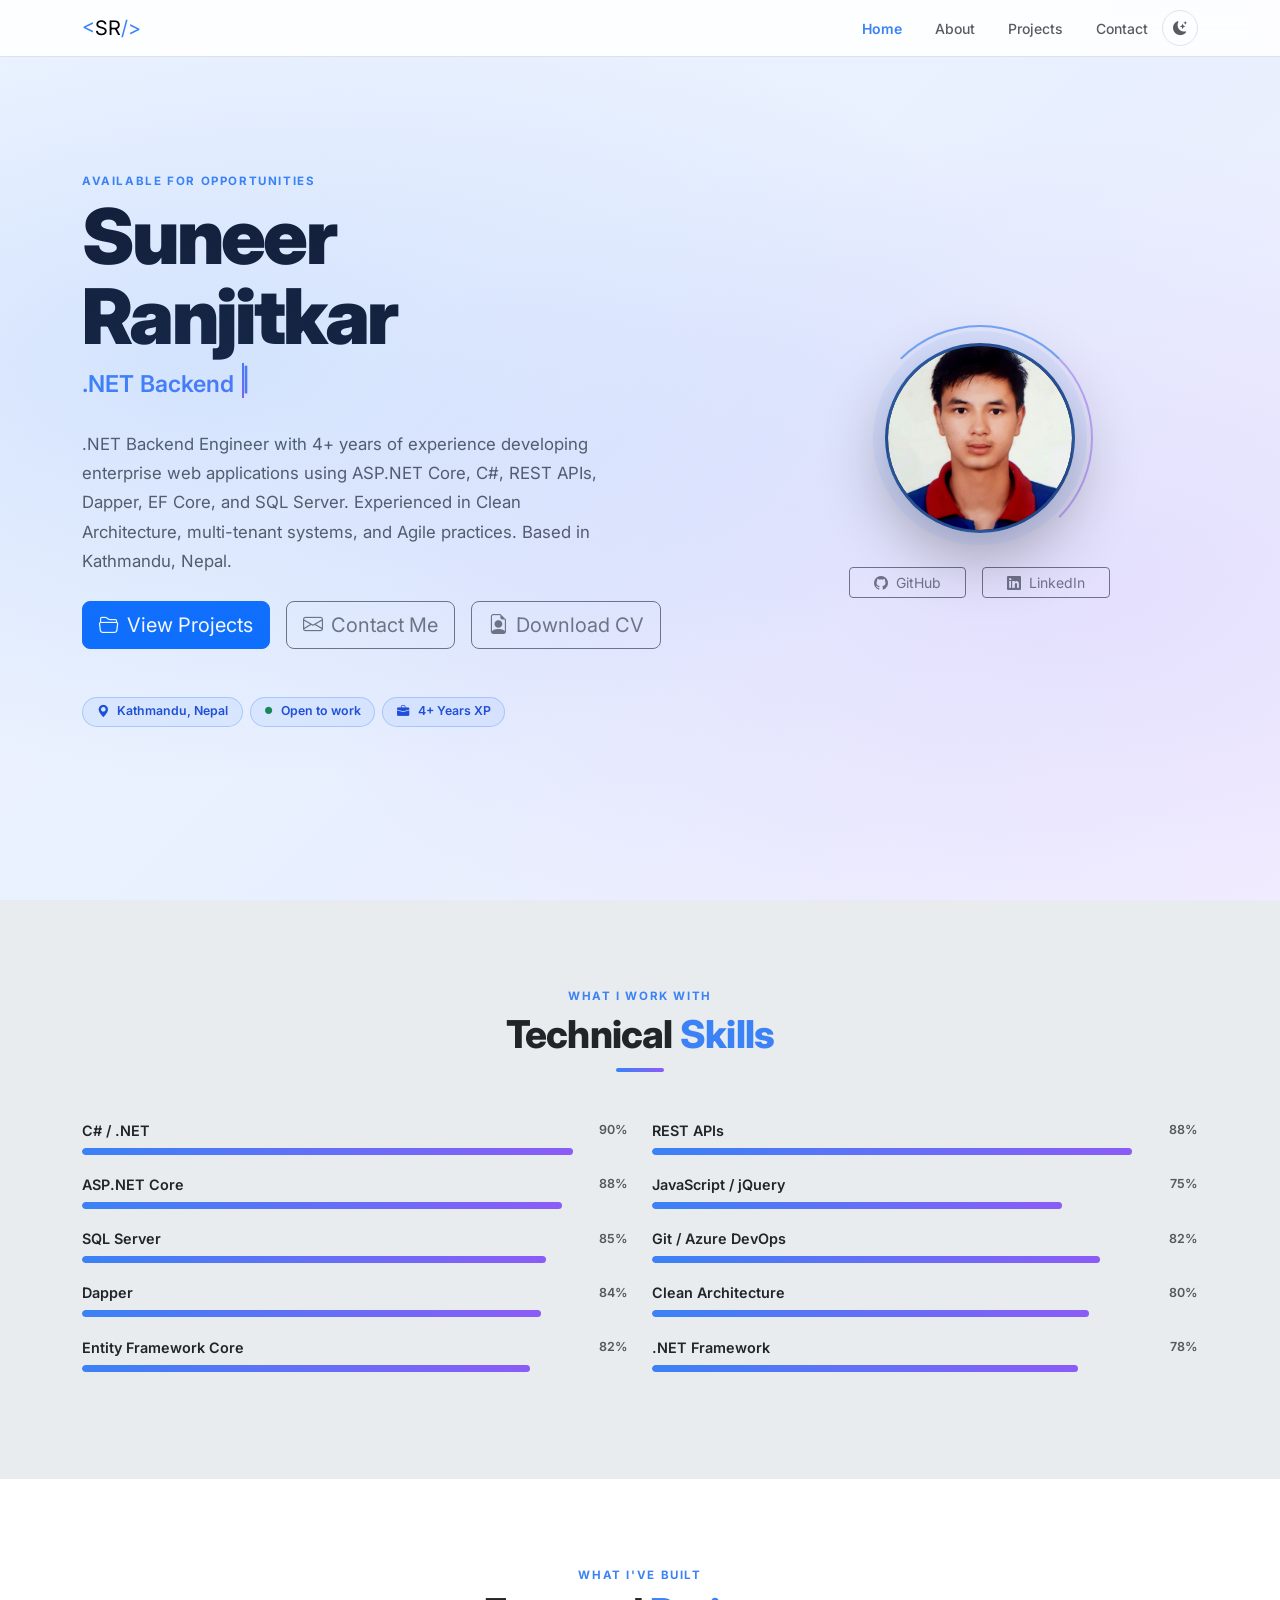
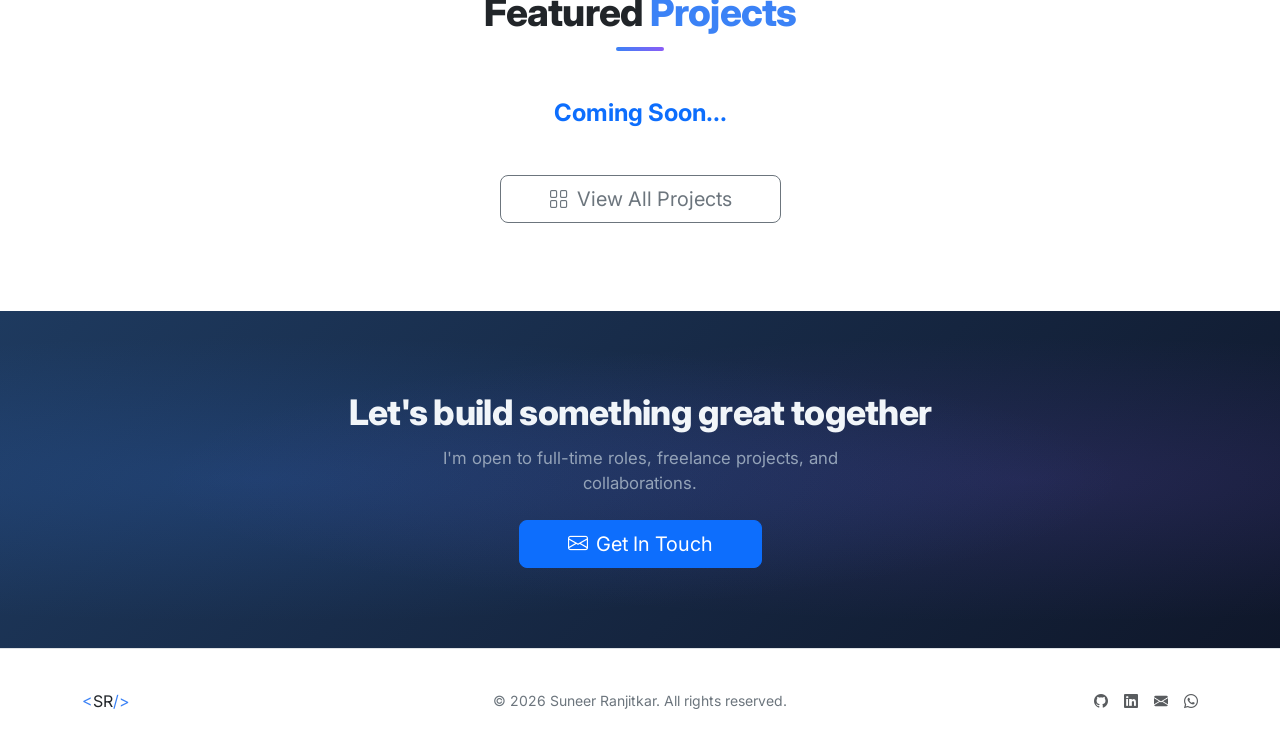
<file: index.html>
<!DOCTYPE html>
<html lang="en" data-bs-theme="dark">
<head>
  <meta charset="UTF-8" />
  <meta name="viewport" content="width=device-width, initial-scale=1.0" />

  <!-- Prevent flash of unstyled theme -->
  <script>
    (function(){var t=localStorage.getItem('sr-theme')||
      (matchMedia('(prefers-color-scheme:dark)').matches?'dark':'light');
      document.documentElement.setAttribute('data-bs-theme',t);})();
  </script>

  <!-- Primary SEO -->
  <title>Suneer Ranjitkar — .NET Backend Engineer</title>
  <meta name="description" content="Suneer Ranjitkar is a .NET Backend Engineer with 4+ years of experience in ASP.NET Core, C#, REST APIs, Dapper, EF Core, and SQL Server. Based in Kathmandu, Nepal." />
  <meta name="author" content="Suneer Ranjitkar" />
  <meta name="theme-color" content="#0f172a" />
  <link rel="canonical" href="https://www.suneerranjitkar.com.np/" />

  <!-- Open Graph -->
  <meta property="og:type"        content="website" />
  <meta property="og:url"         content="https://www.suneerranjitkar.com.np/" />
  <meta property="og:title"       content="Suneer Ranjitkar — .NET Backend Engineer" />
  <meta property="og:description" content=".NET Backend Engineer with 4+ years of experience in ASP.NET Core, C#, SQL Server, and Dapper. Based in Kathmandu, Nepal." />
  <meta property="og:image"       content="https://www.suneerranjitkar.com.np/assets/img/og-image.svg" />
  <meta property="og:image:width"  content="1200" />
  <meta property="og:image:height" content="630" />
  <meta property="og:site_name"   content="Suneer Ranjitkar" />
  <meta property="og:locale"      content="en_US" />

  <!-- Twitter Card -->
  <meta name="twitter:card"        content="summary_large_image" />
  <meta name="twitter:title"       content="Suneer Ranjitkar — .NET Backend Engineer" />
  <meta name="twitter:description" content=".NET Backend Engineer with 4+ years of experience in ASP.NET Core, C#, SQL Server, and Dapper." />
  <meta name="twitter:image"       content="https://www.suneerranjitkar.com.np/assets/img/og-image.svg" />

  <!-- Favicon -->
  <link rel="icon"             href="assets/img/favicon.svg" type="image/svg+xml" />
  <link rel="apple-touch-icon" href="assets/img/favicon.svg" />

  <!-- Fonts -->
  <link rel="preconnect" href="https://fonts.googleapis.com" />
  <link rel="preconnect" href="https://fonts.gstatic.com" crossorigin />
  <link href="https://fonts.googleapis.com/css2?family=Inter:wght@400;500;600;700;800;900&display=swap" rel="stylesheet" />

  <!-- Styles -->
  <link href="https://cdn.jsdelivr.net/npm/bootstrap@5.3.3/dist/css/bootstrap.min.css" rel="stylesheet" />
  <link href="https://cdn.jsdelivr.net/npm/bootstrap-icons@1.11.3/font/bootstrap-icons.min.css" rel="stylesheet" />
  <link href="assets/css/style.css" rel="stylesheet" />
</head>
<body>

  <!-- Skip navigation (keyboard accessibility) -->
  <a class="skip-nav" href="#main-content">Skip to main content</a>

  <!-- Navbar -->
  <nav class="navbar navbar-expand-lg fixed-top" aria-label="Main navigation">
    <div class="container">
      <a class="navbar-brand" href="index.html" aria-label="Suneer Ranjitkar — Home">
        <span class="brand-bracket" aria-hidden="true">&lt;</span>SR<span class="brand-bracket" aria-hidden="true">/&gt;</span>
      </a>
      <div class="d-flex align-items-center gap-2 order-lg-last">
        <button id="themeToggle" class="btn btn-sm btn-ghost-icon" aria-label="Toggle colour theme">
          <i class="bi bi-moon-stars-fill" aria-hidden="true"></i>
        </button>
        <button class="navbar-toggler border-0" type="button"
                data-bs-toggle="collapse" data-bs-target="#navbarNav"
                aria-controls="navbarNav" aria-expanded="false" aria-label="Toggle navigation">
          <span class="navbar-toggler-icon"></span>
        </button>
      </div>
      <div class="collapse navbar-collapse" id="navbarNav">
        <ul class="navbar-nav ms-auto gap-lg-1">
          <li class="nav-item"><a class="nav-link" href="index.html">Home</a></li>
          <li class="nav-item"><a class="nav-link" href="about.html">About</a></li>
          <li class="nav-item"><a class="nav-link" href="projects.html">Projects</a></li>
          <li class="nav-item"><a class="nav-link" href="contact.html">Contact</a></li>
        </ul>
      </div>
    </div>
  </nav>

  <main id="main-content">

    <!-- Hero -->
    <section class="hero-section" aria-label="Introduction">
      <div class="container">
        <div class="row align-items-center g-5">

          <div class="col-lg-7 animate-up">
            <p class="section-label">Available for opportunities</p>
            <h1 class="hero-name">Suneer<br /><span>Ranjitkar</span></h1>
            <p class="hero-title" aria-live="polite">
              <span id="typedTitle"></span><span class="cursor-blink" aria-hidden="true">|</span>
            </p>
            <p class="hero-bio">
              .NET Backend Engineer with 4+ years of experience developing enterprise web applications
              using ASP.NET Core, C#, REST APIs, Dapper, EF Core, and SQL Server. Experienced in
              Clean Architecture, multi-tenant systems, and Agile practices. Based in Kathmandu, Nepal.
            </p>
            <div class="d-flex flex-wrap gap-3 mb-5">
              <a href="projects.html" class="btn btn-primary btn-lg">
                <i class="bi bi-folder2-open me-2" aria-hidden="true"></i>View Projects
              </a>
              <a href="contact.html" class="btn btn-outline-secondary btn-lg">
                <i class="bi bi-envelope me-2" aria-hidden="true"></i>Contact Me
              </a>
              <a href="assets/cv/cv-suneer.pdf" target="_blank" rel="noopener noreferrer"
                 class="btn btn-outline-secondary btn-lg">
                <i class="bi bi-file-earmark-person me-2" aria-hidden="true"></i>Download CV
              </a>
            </div>

            <div class="hero-badges">
              <span class="hero-badge">
                <i class="bi bi-geo-alt-fill me-1" aria-hidden="true"></i>Kathmandu, Nepal
              </span>
              <span class="hero-badge">
                <i class="bi bi-circle-fill text-success dot-xs me-1" aria-hidden="true"></i>Open to work
              </span>
              <span class="hero-badge">
                <i class="bi bi-briefcase-fill me-1" aria-hidden="true"></i>4+ Years XP
              </span>
            </div>
          </div>

          <div class="col-lg-5 text-center animate-up">
            <div class="hero-avatar-wrap mx-auto">
              <div class="hero-avatar-ring" aria-hidden="true"></div>
              <div class="hero-avatar">
                <img src="assets/img/profile.jpg" alt="Suneer Ranjitkar profile photo"
                     width="190" height="190" fetchpriority="high"
                     onerror="this.style.display='none'" />
                <span aria-hidden="true">SR</span>
              </div>
            </div>
            <div class="d-flex justify-content-center gap-3 mt-4">
              <a href="https://github.com/IamSuneer" target="_blank" rel="noopener noreferrer"
                 class="btn btn-outline-secondary btn-sm px-4">
                <i class="bi bi-github me-2" aria-hidden="true"></i>GitHub
              </a>
              <a href="https://www.linkedin.com/in/suneer-ranjitkar-308bb11a0" target="_blank" rel="noopener noreferrer"
                 class="btn btn-outline-secondary btn-sm px-4">
                <i class="bi bi-linkedin me-2" aria-hidden="true"></i>LinkedIn
              </a>
            </div>
          </div>

        </div>
      </div>
    </section>

    <!-- Skills -->
    <section class="section-pad section-alt skills-section" aria-label="Technical skills">
      <div class="container">
        <div class="text-center mb-5 animate-up">
          <p class="section-label">What I work with</p>
          <h2 class="section-title">Technical <span>Skills</span></h2>
          <div class="section-divider" aria-hidden="true"></div>
        </div>

        <div class="row g-4">
          <div class="col-md-6 animate-up">
            <div class="skill-item">
              <div class="skill-header"><span class="skill-name">C# / .NET</span><span class="skill-pct">90%</span></div>
              <div class="skill-track" role="progressbar" aria-valuenow="90" aria-valuemin="0" aria-valuemax="100" aria-label="C# / .NET proficiency 90%">
                <div class="skill-fill" data-width="90"></div>
              </div>
            </div>
            <div class="skill-item">
              <div class="skill-header"><span class="skill-name">ASP.NET Core</span><span class="skill-pct">88%</span></div>
              <div class="skill-track" role="progressbar" aria-valuenow="88" aria-valuemin="0" aria-valuemax="100" aria-label="ASP.NET Core proficiency 88%">
                <div class="skill-fill" data-width="88"></div>
              </div>
            </div>
            <div class="skill-item">
              <div class="skill-header"><span class="skill-name">SQL Server</span><span class="skill-pct">85%</span></div>
              <div class="skill-track" role="progressbar" aria-valuenow="85" aria-valuemin="0" aria-valuemax="100" aria-label="SQL Server proficiency 85%">
                <div class="skill-fill" data-width="85"></div>
              </div>
            </div>
            <div class="skill-item">
              <div class="skill-header"><span class="skill-name">Dapper</span><span class="skill-pct">84%</span></div>
              <div class="skill-track" role="progressbar" aria-valuenow="84" aria-valuemin="0" aria-valuemax="100" aria-label="Dapper proficiency 84%">
                <div class="skill-fill" data-width="84"></div>
              </div>
            </div>
            <div class="skill-item">
              <div class="skill-header"><span class="skill-name">Entity Framework Core</span><span class="skill-pct">82%</span></div>
              <div class="skill-track" role="progressbar" aria-valuenow="82" aria-valuemin="0" aria-valuemax="100" aria-label="Entity Framework Core proficiency 82%">
                <div class="skill-fill" data-width="82"></div>
              </div>
            </div>
          </div>
          <div class="col-md-6 animate-up">
            <div class="skill-item">
              <div class="skill-header"><span class="skill-name">REST APIs</span><span class="skill-pct">88%</span></div>
              <div class="skill-track" role="progressbar" aria-valuenow="88" aria-valuemin="0" aria-valuemax="100" aria-label="REST APIs proficiency 88%">
                <div class="skill-fill" data-width="88"></div>
              </div>
            </div>
            <div class="skill-item">
              <div class="skill-header"><span class="skill-name">JavaScript / jQuery</span><span class="skill-pct">75%</span></div>
              <div class="skill-track" role="progressbar" aria-valuenow="75" aria-valuemin="0" aria-valuemax="100" aria-label="JavaScript / jQuery proficiency 75%">
                <div class="skill-fill" data-width="75"></div>
              </div>
            </div>
            <div class="skill-item">
              <div class="skill-header"><span class="skill-name">Git / Azure DevOps</span><span class="skill-pct">82%</span></div>
              <div class="skill-track" role="progressbar" aria-valuenow="82" aria-valuemin="0" aria-valuemax="100" aria-label="Git / Azure DevOps proficiency 82%">
                <div class="skill-fill" data-width="82"></div>
              </div>
            </div>
            <div class="skill-item">
              <div class="skill-header"><span class="skill-name">Clean Architecture</span><span class="skill-pct">80%</span></div>
              <div class="skill-track" role="progressbar" aria-valuenow="80" aria-valuemin="0" aria-valuemax="100" aria-label="Clean Architecture proficiency 80%">
                <div class="skill-fill" data-width="80"></div>
              </div>
            </div>
            <div class="skill-item">
              <div class="skill-header"><span class="skill-name">.NET Framework</span><span class="skill-pct">78%</span></div>
              <div class="skill-track" role="progressbar" aria-valuenow="78" aria-valuemin="0" aria-valuemax="100" aria-label=".NET Framework proficiency 78%">
                <div class="skill-fill" data-width="78"></div>
              </div>
            </div>
          </div>
        </div>
      </div>
    </section>

    <!-- Featured Projects -->
    <section class="section-pad" aria-label="Featured projects">
        <div class="container">
            <div class="text-center mb-5 animate-up">
                <p class="section-label">What I've built</p>
                <h2 class="section-title">Featured <span>Projects</span></h2>
                <div class="section-divider" aria-hidden="true"></div>
            </div>

            <!--<div class="row g-4">

      <div class="col-lg-4 col-md-6 animate-up">
        <article class="project-card h-100">
          <div class="project-img">
            <img src="assets/img/project-portfolio.svg" alt="Aava HRIS and MPH system screenshot"
                 width="800" height="450" loading="lazy"
                 onerror="this.style.display='none'" />
            <i class="bi bi-people-fill" aria-hidden="true"></i>
          </div>
          <div class="project-card-body">
            <div class="project-icon" aria-hidden="true"><i class="bi bi-people-fill"></i></div>
            <h3 class="project-title">Aava HRIS / MPH</h3>
            <p class="project-desc">
              Enterprise HR Information System and Manpower Planning Hub. Multi-tenant architecture with
              secure Web APIs, role-based access, and high-performance Dapper queries against SQL Server.
            </p>
            <div class="project-tags">
              <span class="badge">ASP.NET Core</span>
              <span class="badge">Dapper</span>
              <span class="badge">SQL Server</span>
              <span class="badge">REST API</span>
            </div>
          </div>
          <div class="project-card-footer">
            <span class="small text-secondary fst-italic">Enterprise — private codebase</span>
          </div>
        </article>
      </div>

      <div class="col-lg-4 col-md-6 animate-up">
        <article class="project-card h-100">
          <div class="project-img">
            <img src="assets/img/project-taskapi.svg" alt="Exevision NHDOT and VTRANS screenshot"
                 width="800" height="450" loading="lazy"
                 onerror="this.style.display='none'" />
            <i class="bi bi-map-fill" aria-hidden="true"></i>
          </div>
          <div class="project-card-body">
            <div class="project-icon" aria-hidden="true"><i class="bi bi-map-fill"></i></div>
            <h3 class="project-title">Exevision — NHDOT &amp; VTRANS</h3>
            <p class="project-desc">
              Transportation management platforms for New Hampshire DOT and Vermont ADS. Built with
              ASP.NET Core and ASP.NET Framework, AJAX-driven UI, complex SQL Server stored procedures.
            </p>
            <div class="project-tags">
              <span class="badge">ASP.NET Core</span>
              <span class="badge">ASP.NET Framework</span>
              <span class="badge">SQL Server</span>
              <span class="badge">JavaScript / AJAX</span>
            </div>
          </div>
          <div class="project-card-footer">
            <span class="small text-secondary fst-italic">Enterprise — private codebase</span>
          </div>
        </article>
      </div>

      <div class="col-lg-4 col-md-6 animate-up">
        <article class="project-card h-100">
          <div class="project-img">
            <img src="assets/img/project-ecommerce.svg" alt="Nestle SFA system screenshot"
                 width="800" height="450" loading="lazy"
                 onerror="this.style.display='none'" />
            <i class="bi bi-box-seam-fill" aria-hidden="true"></i>
          </div>
          <div class="project-card-body">
            <div class="project-icon" aria-hidden="true"><i class="bi bi-box-seam-fill"></i></div>
            <h3 class="project-title">Nestle SFA</h3>
            <p class="project-desc">
              Sales Force Automation system for Nestlé. ASP.NET Core Web API backend with Dapper ORM
              and SQL Server, supporting field-sales workflows and real-time reporting.
            </p>
            <div class="project-tags">
              <span class="badge">ASP.NET Core</span>
              <span class="badge">Dapper</span>
              <span class="badge">SQL Server</span>
              <span class="badge">REST API</span>
            </div>
          </div>
          <div class="project-card-footer">
            <span class="small text-secondary fst-italic">Enterprise — private codebase</span>
          </div>
        </article>
      </div>

    </div>-->
            <h4 class="fw-bold text-primary mb-0 text-center">Coming Soon...</h4>
            <div class="text-center mt-5 animate-up">
                <a href="projects.html" class="btn btn-outline-secondary btn-lg px-5">
                    <i class="bi bi-grid me-2" aria-hidden="true"></i>View All Projects
                </a>
            </div>
        </div>
    </section>

    <!-- CTA Strip -->
    <section class="cta-strip" aria-label="Call to action">
      <div class="container text-center animate-up">
        <h2 class="cta-title">Let's build something great together</h2>
        <p class="cta-sub mb-4">I'm open to full-time roles, freelance projects, and collaborations.</p>
        <a href="contact.html" class="btn btn-primary btn-lg px-5">
          <i class="bi bi-envelope me-2" aria-hidden="true"></i>Get In Touch
        </a>
      </div>
    </section>

  </main>

  <!-- Footer -->
  <footer class="site-footer" aria-label="Site footer">
    <div class="container">
      <div class="row align-items-center g-3">
        <div class="col-md-4">
          <a href="index.html" class="navbar-brand text-decoration-none">
            <span class="brand-bracket" aria-hidden="true">&lt;</span>SR<span class="brand-bracket" aria-hidden="true">/&gt;</span>
          </a>
        </div>
        <div class="col-md-4 text-center">
          <p class="mb-0 small text-secondary">
            &copy; <time datetime="2026">2026</time> Suneer Ranjitkar. All rights reserved.
          </p>
        </div>
        <div class="col-md-4 text-md-end d-flex justify-content-md-end gap-3">
          <a href="https://github.com/IamSuneer" target="_blank" rel="noopener noreferrer"
             class="footer-link" aria-label="GitHub profile">
            <i class="bi bi-github" aria-hidden="true"></i>
          </a>
          <a href="https://www.linkedin.com/in/suneer-ranjitkar-308bb11a0" target="_blank" rel="noopener noreferrer"
             class="footer-link" aria-label="LinkedIn profile">
            <i class="bi bi-linkedin" aria-hidden="true"></i>
          </a>
          <a href="mailto:suneer.netser@gmail.com" class="footer-link" aria-label="Send email">
            <i class="bi bi-envelope-fill" aria-hidden="true"></i>
          </a>
          <a href="https://wa.me/message/AG5Q2NHK72R3A1" target="_blank" rel="noopener noreferrer"
             class="footer-link" aria-label="WhatsApp">
            <i class="bi bi-whatsapp" aria-hidden="true"></i>
          </a>
        </div>
      </div>
    </div>
  </footer>

  <script src="https://cdn.jsdelivr.net/npm/bootstrap@5.3.3/dist/js/bootstrap.bundle.min.js"></script>
  <script src="assets/js/main.js"></script>
</body>
</html>
</file>
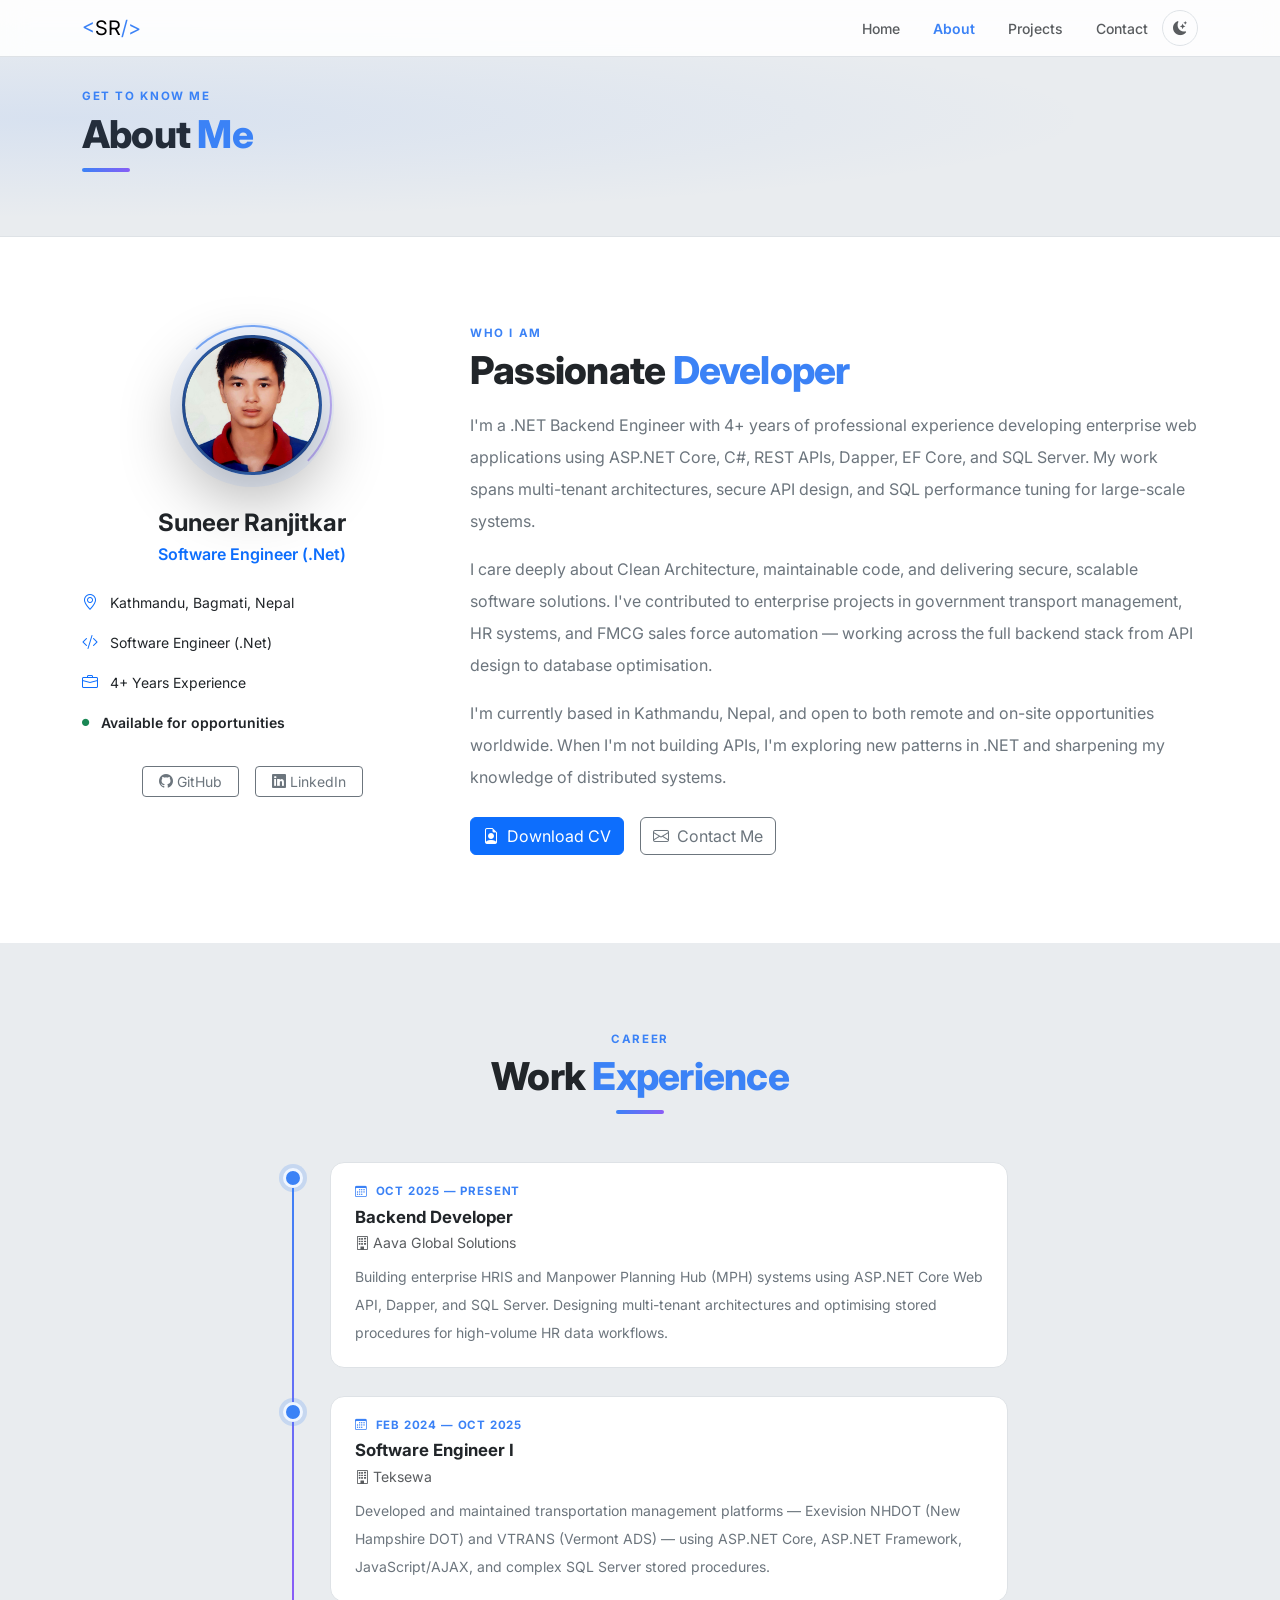
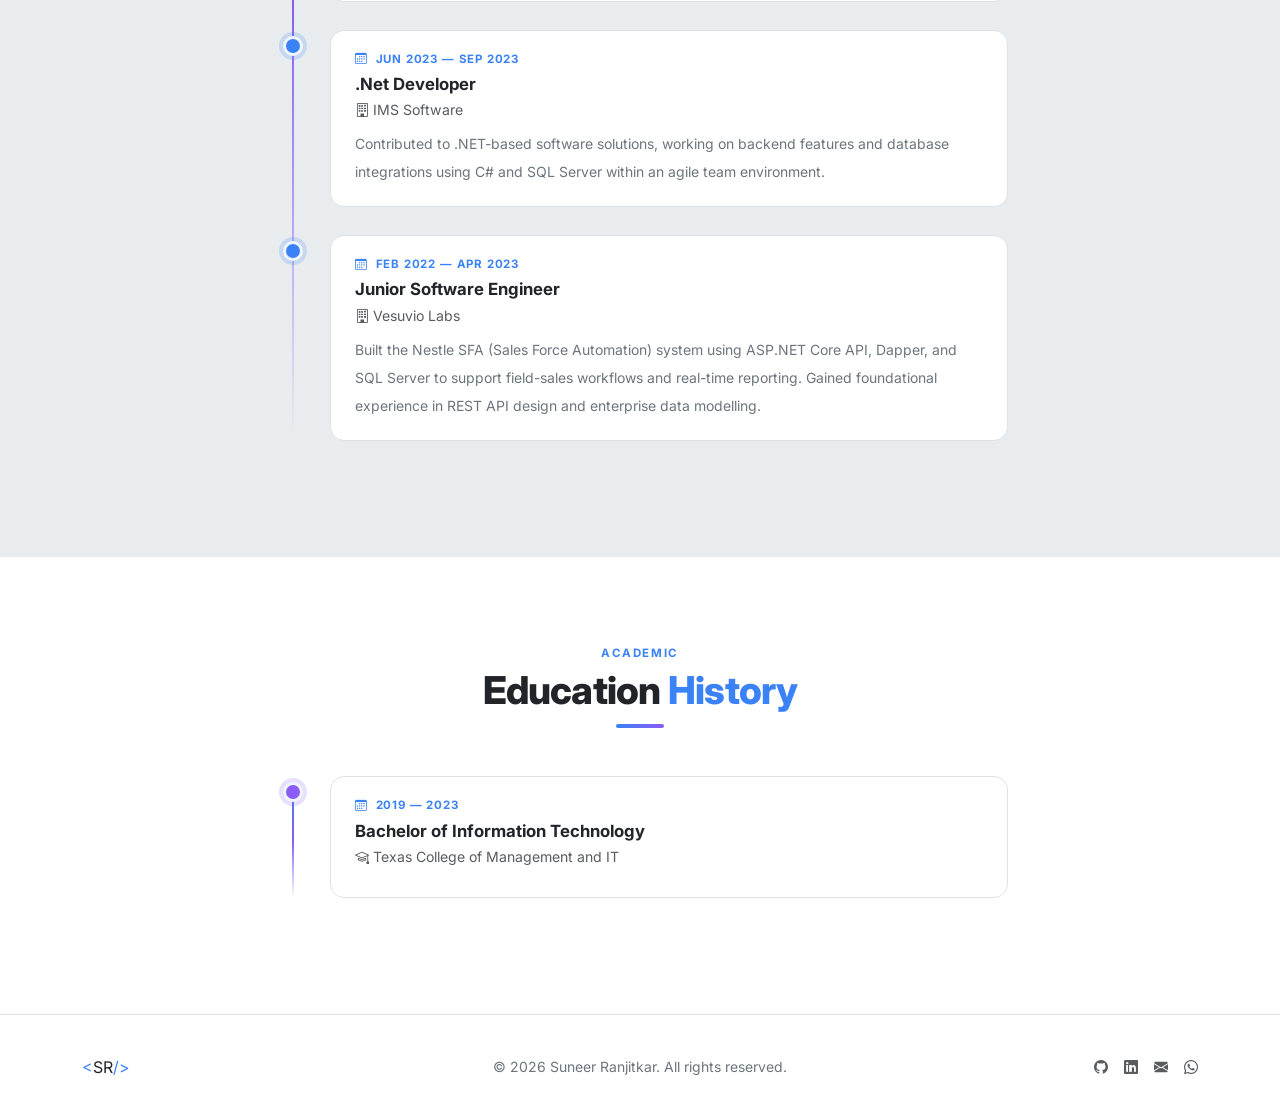
<file: about.html>
<!DOCTYPE html>
<html lang="en" data-bs-theme="dark">
<head>
  <meta charset="UTF-8" />
  <meta name="viewport" content="width=device-width, initial-scale=1.0" />

  <!-- Prevent flash of unstyled theme -->
  <script>
    (function(){var t=localStorage.getItem('sr-theme')||
      (matchMedia('(prefers-color-scheme:dark)').matches?'dark':'light');
      document.documentElement.setAttribute('data-bs-theme',t);})();
  </script>

  <!-- Primary SEO -->
  <title>About — Suneer Ranjitkar</title>
  <meta name="description" content="Learn about Suneer Ranjitkar — .NET Backend Engineer with 4+ years of experience in ASP.NET Core, C#, Dapper, EF Core, and SQL Server, based in Kathmandu, Nepal." />
  <meta name="author" content="Suneer Ranjitkar" />
  <meta name="theme-color" content="#0f172a" />
  <link rel="canonical" href="https://www.suneerranjitkar.com.np/about.html" />

  <!-- Open Graph -->
  <meta property="og:type"        content="website" />
  <meta property="og:url"         content="https://www.suneerranjitkar.com.np/about.html" />
  <meta property="og:title"       content="About — Suneer Ranjitkar" />
  <meta property="og:description" content=".NET Backend Engineer with 4+ years of experience in ASP.NET Core, C#, Dapper, EF Core, and SQL Server." />
  <meta property="og:image"       content="https://www.suneerranjitkar.com.np/assets/img/og-image.svg" />
  <meta property="og:image:width"  content="1200" />
  <meta property="og:image:height" content="630" />
  <meta property="og:site_name"   content="Suneer Ranjitkar" />
  <meta property="og:locale"      content="en_US" />

  <!-- Twitter Card -->
  <meta name="twitter:card"        content="summary_large_image" />
  <meta name="twitter:title"       content="About — Suneer Ranjitkar" />
  <meta name="twitter:description" content=".NET Backend Engineer with 4+ years of experience in ASP.NET Core, C#, Dapper, EF Core, and SQL Server." />
  <meta name="twitter:image"       content="https://www.suneerranjitkar.com.np/assets/img/og-image.svg" />

  <!-- Favicon -->
  <link rel="icon"             href="assets/img/favicon.svg" type="image/svg+xml" />
  <link rel="apple-touch-icon" href="assets/img/favicon.svg" />

  <!-- Fonts -->
  <link rel="preconnect" href="https://fonts.googleapis.com" />
  <link rel="preconnect" href="https://fonts.gstatic.com" crossorigin />
  <link href="https://fonts.googleapis.com/css2?family=Inter:wght@400;500;600;700;800;900&display=swap" rel="stylesheet" />

  <!-- Styles -->
  <link href="https://cdn.jsdelivr.net/npm/bootstrap@5.3.3/dist/css/bootstrap.min.css" rel="stylesheet" />
  <link href="https://cdn.jsdelivr.net/npm/bootstrap-icons@1.11.3/font/bootstrap-icons.min.css" rel="stylesheet" />
  <link href="assets/css/style.css" rel="stylesheet" />
</head>
<body>

  <a class="skip-nav" href="#main-content">Skip to main content</a>

  <!-- Navbar -->
  <nav class="navbar navbar-expand-lg fixed-top" aria-label="Main navigation">
    <div class="container">
      <a class="navbar-brand" href="index.html" aria-label="Suneer Ranjitkar — Home">
        <span class="brand-bracket" aria-hidden="true">&lt;</span>SR<span class="brand-bracket" aria-hidden="true">/&gt;</span>
      </a>
      <div class="d-flex align-items-center gap-2 order-lg-last">
        <button id="themeToggle" class="btn btn-sm btn-ghost-icon" aria-label="Toggle colour theme">
          <i class="bi bi-moon-stars-fill" aria-hidden="true"></i>
        </button>
        <button class="navbar-toggler border-0" type="button"
                data-bs-toggle="collapse" data-bs-target="#navbarNav"
                aria-controls="navbarNav" aria-expanded="false" aria-label="Toggle navigation">
          <span class="navbar-toggler-icon"></span>
        </button>
      </div>
      <div class="collapse navbar-collapse" id="navbarNav">
        <ul class="navbar-nav ms-auto gap-lg-1">
          <li class="nav-item"><a class="nav-link" href="index.html">Home</a></li>
          <li class="nav-item"><a class="nav-link" href="about.html">About</a></li>
          <li class="nav-item"><a class="nav-link" href="projects.html">Projects</a></li>
          <li class="nav-item"><a class="nav-link" href="contact.html">Contact</a></li>
        </ul>
      </div>
    </div>
  </nav>

  <main id="main-content">

    <!-- Page Hero -->
    <section class="page-hero" aria-label="Page header">
      <div class="container">
        <p class="section-label">Get to know me</p>
        <h1 class="section-title">About <span>Me</span></h1>
        <div class="section-divider left" aria-hidden="true"></div>
      </div>
    </section>

    <!-- Profile + Bio -->
    <section class="section-pad" aria-label="Profile and biography">
      <div class="container">
        <div class="row g-5 align-items-start">

          <!-- Avatar + quick facts -->
          <div class="col-lg-4 text-center animate-up">
            <div class="hero-avatar-wrap avatar-sm mx-auto mb-4">
              <div class="hero-avatar-ring" aria-hidden="true"></div>
              <div class="hero-avatar">
                <img src="assets/img/profile.jpg" alt="Suneer Ranjitkar profile photo"
                     width="140" height="140" fetchpriority="high"
                     onerror="this.style.display='none'" />
                <span aria-hidden="true">SR</span>
              </div>
            </div>

            <h2 class="h4 fw-bold mb-1">Suneer Ranjitkar</h2>
            <p class="text-primary fw-semibold mb-3">Software Engineer (.Net)</p>

            <ul class="list-unstyled text-start mb-0">
              <li class="border-0 px-0 py-2">
                <i class="bi bi-geo-alt text-primary me-2" aria-hidden="true"></i>
                <span class="small">Kathmandu, Bagmati, Nepal</span>
              </li>
              <li class="border-0 px-0 py-2">
                <i class="bi bi-code-slash text-primary me-2" aria-hidden="true"></i>
                <span class="small">Software Engineer (.Net)</span>
              </li>
              <li class="border-0 px-0 py-2">
                <i class="bi bi-briefcase text-primary me-2" aria-hidden="true"></i>
                <span class="small">4+ Years Experience</span>
              </li>
              <li class="border-0 px-0 py-2">
                <i class="bi bi-circle-fill text-success dot-xs me-2" aria-hidden="true"></i>
                <span class="small fw-semibold">Available for opportunities</span>
              </li>
            </ul>

            <div class="d-flex justify-content-center gap-3 mt-4">
              <a href="https://github.com/IamSuneer" target="_blank" rel="noopener noreferrer"
                 class="btn btn-outline-secondary btn-sm px-3">
                <i class="bi bi-github me-1" aria-hidden="true"></i>GitHub
              </a>
              <a href="https://www.linkedin.com/in/suneer-ranjitkar-308bb11a0" target="_blank" rel="noopener noreferrer"
                 class="btn btn-outline-secondary btn-sm px-3">
                <i class="bi bi-linkedin me-1" aria-hidden="true"></i>LinkedIn
              </a>
            </div>
          </div>

          <!-- Bio -->
          <div class="col-lg-8 animate-up">
            <p class="section-label">Who I am</p>
            <h2 class="section-title mb-3">Passionate <span>Developer</span></h2>

            <p class="text-secondary lh-lg mb-3">
              I'm a .NET Backend Engineer with 4+ years of professional experience developing enterprise
              web applications using ASP.NET Core, C#, REST APIs, Dapper, EF Core, and SQL Server.
              My work spans multi-tenant architectures, secure API design, and SQL performance tuning
              for large-scale systems.
            </p>
            <p class="text-secondary lh-lg mb-3">
              I care deeply about Clean Architecture, maintainable code, and delivering secure, scalable
              software solutions. I've contributed to enterprise projects in government transport management,
              HR systems, and FMCG sales force automation — working across the full backend stack from
              API design to database optimisation.
            </p>
            <p class="text-secondary lh-lg mb-4">
              I'm currently based in Kathmandu, Nepal, and open to both remote and on-site opportunities
              worldwide. When I'm not building APIs, I'm exploring new patterns in .NET and sharpening
              my knowledge of distributed systems.
            </p>

            <div class="d-flex flex-wrap gap-3">
              <a href="assets/cv/cv-suneer.pdf" target="_blank" rel="noopener noreferrer"
                 class="btn btn-primary">
                <i class="bi bi-file-earmark-person me-2" aria-hidden="true"></i>Download CV
              </a>
              <a href="contact.html" class="btn btn-outline-secondary">
                <i class="bi bi-envelope me-2" aria-hidden="true"></i>Contact Me
              </a>
            </div>
          </div>

        </div>
      </div>
    </section>

    <!-- Experience Timeline -->
    <section class="section-pad section-alt" aria-label="Work experience">
      <div class="container">
        <div class="text-center mb-5 animate-up">
          <p class="section-label">Career</p>
          <h2 class="section-title">Work <span>Experience</span></h2>
          <div class="section-divider" aria-hidden="true"></div>
        </div>

        <div class="row justify-content-center">
          <div class="col-lg-8">
            <ol class="timeline list-unstyled">

              <li class="timeline-item animate-up">
                <div class="timeline-dot" aria-hidden="true"></div>
                <div class="timeline-card">
                  <div class="timeline-date">
                    <i class="bi bi-calendar3 me-1" aria-hidden="true"></i>
                    <time datetime="2025-10">Oct 2025</time> — Present
                  </div>
                  <div class="timeline-role">Backend Developer</div>
                  <div class="timeline-company">
                    <i class="bi bi-building me-1" aria-hidden="true"></i>Aava Global Solutions
                  </div>
                  <p class="text-secondary small mb-0 lh-lg">
                    Building enterprise HRIS and Manpower Planning Hub (MPH) systems using ASP.NET Core Web API,
                    Dapper, and SQL Server. Designing multi-tenant architectures and optimising stored procedures
                    for high-volume HR data workflows.
                  </p>
                </div>
              </li>

              <li class="timeline-item animate-up">
                <div class="timeline-dot" aria-hidden="true"></div>
                <div class="timeline-card">
                  <div class="timeline-date">
                    <i class="bi bi-calendar3 me-1" aria-hidden="true"></i>
                    <time datetime="2024-02">Feb 2024</time> — <time datetime="2025-10">Oct 2025</time>
                  </div>
                  <div class="timeline-role">Software Engineer I</div>
                  <div class="timeline-company">
                    <i class="bi bi-building me-1" aria-hidden="true"></i>Teksewa
                  </div>
                  <p class="text-secondary small mb-0 lh-lg">
                    Developed and maintained transportation management platforms — Exevision NHDOT (New Hampshire DOT)
                    and VTRANS (Vermont ADS) — using ASP.NET Core, ASP.NET Framework, JavaScript/AJAX, and
                    complex SQL Server stored procedures.
                  </p>
                </div>
              </li>

              <li class="timeline-item animate-up">
                <div class="timeline-dot" aria-hidden="true"></div>
                <div class="timeline-card">
                  <div class="timeline-date">
                    <i class="bi bi-calendar3 me-1" aria-hidden="true"></i>
                    <time datetime="2023-06">Jun 2023</time> — <time datetime="2023-09">Sep 2023</time>
                  </div>
                  <div class="timeline-role">.Net Developer</div>
                  <div class="timeline-company">
                    <i class="bi bi-building me-1" aria-hidden="true"></i>IMS Software
                  </div>
                  <p class="text-secondary small mb-0 lh-lg">
                    Contributed to .NET-based software solutions, working on backend features and database
                    integrations using C# and SQL Server within an agile team environment.
                  </p>
                </div>
              </li>

              <li class="timeline-item animate-up">
                <div class="timeline-dot" aria-hidden="true"></div>
                <div class="timeline-card">
                  <div class="timeline-date">
                    <i class="bi bi-calendar3 me-1" aria-hidden="true"></i>
                    <time datetime="2022-02">Feb 2022</time> — <time datetime="2023-04">Apr 2023</time>
                  </div>
                  <div class="timeline-role">Junior Software Engineer</div>
                  <div class="timeline-company">
                    <i class="bi bi-building me-1" aria-hidden="true"></i>Vesuvio Labs
                  </div>
                  <p class="text-secondary small mb-0 lh-lg">
                    Built the Nestle SFA (Sales Force Automation) system using ASP.NET Core API, Dapper, and
                    SQL Server to support field-sales workflows and real-time reporting. Gained foundational
                    experience in REST API design and enterprise data modelling.
                  </p>
                </div>
              </li>

            </ol>
          </div>
        </div>
      </div>
    </section>

    <!-- Education Timeline -->
    <section class="section-pad" aria-label="Education history">
      <div class="container">
        <div class="text-center mb-5 animate-up">
          <p class="section-label">Academic</p>
          <h2 class="section-title">Education <span>History</span></h2>
          <div class="section-divider" aria-hidden="true"></div>
        </div>

        <div class="row justify-content-center">
          <div class="col-lg-8">
            <ol class="timeline list-unstyled">

              <li class="timeline-item animate-up">
                <div class="timeline-dot timeline-dot--purple" aria-hidden="true"></div>
                <div class="timeline-card">
                  <div class="timeline-date">
                    <i class="bi bi-calendar3 me-1" aria-hidden="true"></i>
                    <time datetime="2019">2019</time> — <time datetime="2023">2023</time>
                  </div>
                  <div class="timeline-role">Bachelor of Information Technology</div>
                  <div class="timeline-company">
                    <i class="bi bi-mortarboard me-1" aria-hidden="true"></i>Texas College of Management and IT
                  </div>
                </div>
              </li>

            </ol>
          </div>
        </div>
      </div>
    </section>

  </main>

  <!-- Footer -->
  <footer class="site-footer" aria-label="Site footer">
    <div class="container">
      <div class="row align-items-center g-3">
        <div class="col-md-4">
          <a href="index.html" class="navbar-brand text-decoration-none">
            <span class="brand-bracket" aria-hidden="true">&lt;</span>SR<span class="brand-bracket" aria-hidden="true">/&gt;</span>
          </a>
        </div>
        <div class="col-md-4 text-center">
          <p class="mb-0 small text-secondary">
            &copy; <time datetime="2026">2026</time> Suneer Ranjitkar. All rights reserved.
          </p>
        </div>
        <div class="col-md-4 text-md-end d-flex justify-content-md-end gap-3">
          <a href="https://github.com/IamSuneer" target="_blank" rel="noopener noreferrer"
             class="footer-link" aria-label="GitHub profile">
            <i class="bi bi-github" aria-hidden="true"></i>
          </a>
          <a href="https://www.linkedin.com/in/suneer-ranjitkar-308bb11a0" target="_blank" rel="noopener noreferrer"
             class="footer-link" aria-label="LinkedIn profile">
            <i class="bi bi-linkedin" aria-hidden="true"></i>
          </a>
          <a href="mailto:suneer.netser@gmail.com" class="footer-link" aria-label="Send email">
            <i class="bi bi-envelope-fill" aria-hidden="true"></i>
          </a>
          <a href="https://wa.me/message/AG5Q2NHK72R3A1" target="_blank" rel="noopener noreferrer"
             class="footer-link" aria-label="WhatsApp">
            <i class="bi bi-whatsapp" aria-hidden="true"></i>
          </a>
        </div>
      </div>
    </div>
  </footer>

  <script src="https://cdn.jsdelivr.net/npm/bootstrap@5.3.3/dist/js/bootstrap.bundle.min.js"></script>
  <script src="assets/js/main.js"></script>
</body>
</html>
</file>
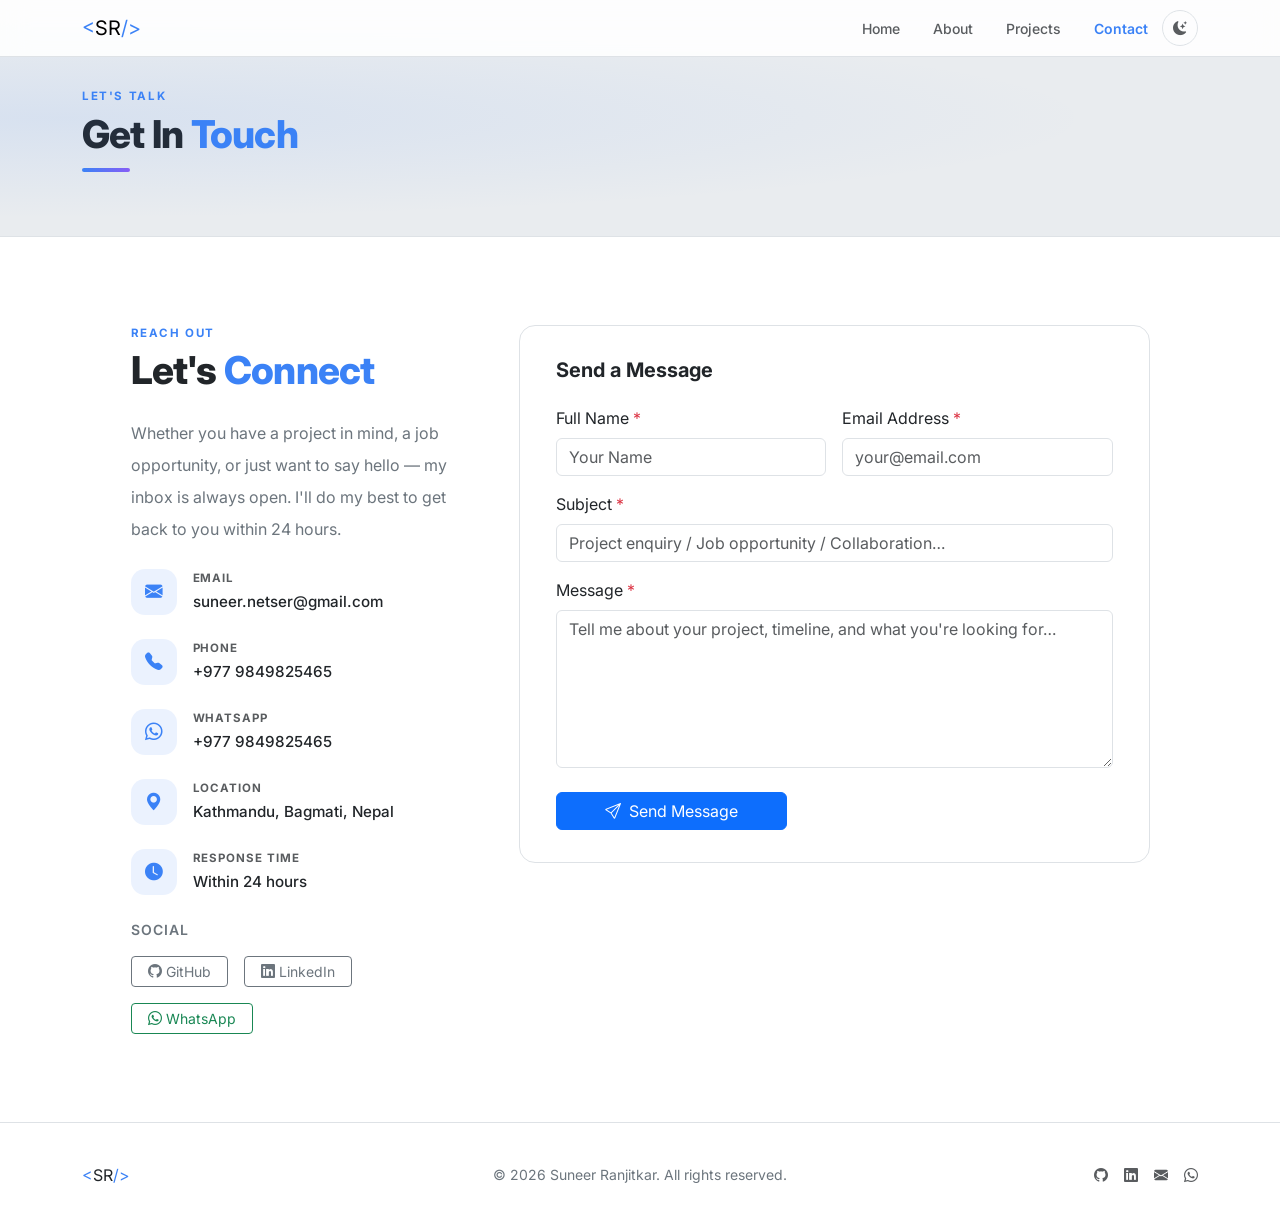
<file: contact.html>
<!DOCTYPE html>
<html lang="en" data-bs-theme="dark">
<head>
  <meta charset="UTF-8" />
  <meta name="viewport" content="width=device-width, initial-scale=1.0" />

  <!-- Prevent flash of unstyled theme -->
  <script>
    (function(){var t=localStorage.getItem('sr-theme')||
      (matchMedia('(prefers-color-scheme:dark)').matches?'dark':'light');
      document.documentElement.setAttribute('data-bs-theme',t);})();
  </script>

  <!-- Primary SEO -->
  <title>Contact — Suneer Ranjitkar</title>
  <meta name="description" content="Get in touch with Suneer Ranjitkar — .NET Backend Engineer. Available for job opportunities, freelance projects, and collaborations." />
  <meta name="author" content="Suneer Ranjitkar" />
  <meta name="theme-color" content="#0f172a" />
  <link rel="canonical" href="https://www.suneerranjitkar.com.np/contact.html" />

  <!-- Open Graph -->
  <meta property="og:type"        content="website" />
  <meta property="og:url"         content="https://www.suneerranjitkar.com.np/contact.html" />
  <meta property="og:title"       content="Contact — Suneer Ranjitkar" />
  <meta property="og:description" content="Available for job opportunities, freelance projects, and collaborations. Based in Kathmandu, Nepal." />
  <meta property="og:image"       content="https://www.suneerranjitkar.com.np/assets/img/og-image.svg" />
  <meta property="og:image:width"  content="1200" />
  <meta property="og:image:height" content="630" />
  <meta property="og:site_name"   content="Suneer Ranjitkar" />
  <meta property="og:locale"      content="en_US" />

  <!-- Twitter Card -->
  <meta name="twitter:card"        content="summary_large_image" />
  <meta name="twitter:title"       content="Contact — Suneer Ranjitkar" />
  <meta name="twitter:description" content="Available for job opportunities, freelance projects, and collaborations." />
  <meta name="twitter:image"       content="https://www.suneerranjitkar.com.np/assets/img/og-image.svg" />

  <!-- Favicon -->
  <link rel="icon"             href="assets/img/favicon.svg" type="image/svg+xml" />
  <link rel="apple-touch-icon" href="assets/img/favicon.svg" />

  <!-- Fonts -->
  <link rel="preconnect" href="https://fonts.googleapis.com" />
  <link rel="preconnect" href="https://fonts.gstatic.com" crossorigin />
  <link href="https://fonts.googleapis.com/css2?family=Inter:wght@400;500;600;700;800;900&display=swap" rel="stylesheet" />

  <!-- Styles -->
  <link href="https://cdn.jsdelivr.net/npm/bootstrap@5.3.3/dist/css/bootstrap.min.css" rel="stylesheet" />
  <link href="https://cdn.jsdelivr.net/npm/bootstrap-icons@1.11.3/font/bootstrap-icons.min.css" rel="stylesheet" />
  <link href="assets/css/style.css" rel="stylesheet" />
</head>
<body>

  <a class="skip-nav" href="#main-content">Skip to main content</a>

  <!-- Navbar -->
  <nav class="navbar navbar-expand-lg fixed-top" aria-label="Main navigation">
    <div class="container">
      <a class="navbar-brand" href="index.html" aria-label="Suneer Ranjitkar — Home">
        <span class="brand-bracket" aria-hidden="true">&lt;</span>SR<span class="brand-bracket" aria-hidden="true">/&gt;</span>
      </a>
      <div class="d-flex align-items-center gap-2 order-lg-last">
        <button id="themeToggle" class="btn btn-sm btn-ghost-icon" aria-label="Toggle colour theme">
          <i class="bi bi-moon-stars-fill" aria-hidden="true"></i>
        </button>
        <button class="navbar-toggler border-0" type="button"
                data-bs-toggle="collapse" data-bs-target="#navbarNav"
                aria-controls="navbarNav" aria-expanded="false" aria-label="Toggle navigation">
          <span class="navbar-toggler-icon"></span>
        </button>
      </div>
      <div class="collapse navbar-collapse" id="navbarNav">
        <ul class="navbar-nav ms-auto gap-lg-1">
          <li class="nav-item"><a class="nav-link" href="index.html">Home</a></li>
          <li class="nav-item"><a class="nav-link" href="about.html">About</a></li>
          <li class="nav-item"><a class="nav-link" href="projects.html">Projects</a></li>
          <li class="nav-item"><a class="nav-link" href="contact.html">Contact</a></li>
        </ul>
      </div>
    </div>
  </nav>

  <main id="main-content">

    <!-- Page Hero -->
    <section class="page-hero" aria-label="Page header">
      <div class="container">
        <p class="section-label">Let's talk</p>
        <h1 class="section-title">Get In <span>Touch</span></h1>
        <div class="section-divider left" aria-hidden="true"></div>
      </div>
    </section>

    <!-- Contact Section -->
    <section class="section-pad" aria-label="Contact information and form">
      <div class="container">
        <div class="row g-5 justify-content-center">

          <!-- Contact Info -->
          <div class="col-lg-4 animate-up">
            <p class="section-label">Reach out</p>
            <h2 class="section-title mb-4">Let's <span>Connect</span></h2>

            <p class="text-secondary lh-lg mb-4">
              Whether you have a project in mind, a job opportunity, or just want to say hello —
              my inbox is always open. I'll do my best to get back to you within 24 hours.
            </p>

            <address class="contact-info-list not-italic">

              <div class="contact-info-item">
                <div class="contact-info-icon" aria-hidden="true">
                  <i class="bi bi-envelope-fill"></i>
                </div>
                <div>
                  <div class="contact-info-label">Email</div>
                  <a href="mailto:suneer.netser@gmail.com" class="contact-info-value">suneer.netser@gmail.com</a>
                </div>
              </div>

              <div class="contact-info-item">
                <div class="contact-info-icon" aria-hidden="true">
                  <i class="bi bi-telephone-fill"></i>
                </div>
                <div>
                  <div class="contact-info-label">Phone</div>
                  <a href="tel:+9779849825465" class="contact-info-value">+977 9849825465</a>
                </div>
              </div>

              <div class="contact-info-item">
                <div class="contact-info-icon" aria-hidden="true">
                  <i class="bi bi-whatsapp"></i>
                </div>
                <div>
                  <div class="contact-info-label">WhatsApp</div>
                  <a href="https://wa.me/message/AG5Q2NHK72R3A1" target="_blank" rel="noopener noreferrer" class="contact-info-value">+977 9849825465</a>
                </div>
              </div>

              <div class="contact-info-item">
                <div class="contact-info-icon" aria-hidden="true">
                  <i class="bi bi-geo-alt-fill"></i>
                </div>
                <div>
                  <div class="contact-info-label">Location</div>
                  <span class="contact-info-value">Kathmandu, Bagmati, Nepal</span>
                </div>
              </div>

              <div class="contact-info-item">
                <div class="contact-info-icon" aria-hidden="true">
                  <i class="bi bi-clock-fill"></i>
                </div>
                <div>
                  <div class="contact-info-label">Response Time</div>
                  <span class="contact-info-value">Within 24 hours</span>
                </div>
              </div>

            </address>

            <div class="mt-4">
              <p class="small text-secondary mb-3 fw-semibold text-uppercase ls-wide">Social</p>
              <div class="d-flex gap-3 flex-wrap">
                <a href="https://github.com/IamSuneer" target="_blank" rel="noopener noreferrer"
                   class="btn btn-outline-secondary btn-sm px-3">
                  <i class="bi bi-github me-1" aria-hidden="true"></i>GitHub
                </a>
                <a href="https://www.linkedin.com/in/suneer-ranjitkar-308bb11a0" target="_blank" rel="noopener noreferrer"
                   class="btn btn-outline-secondary btn-sm px-3">
                  <i class="bi bi-linkedin me-1" aria-hidden="true"></i>LinkedIn
                </a>
                <a href="https://wa.me/message/AG5Q2NHK72R3A1" target="_blank" rel="noopener noreferrer"
                   class="btn btn-outline-success btn-sm px-3">
                  <i class="bi bi-whatsapp me-1" aria-hidden="true"></i>WhatsApp
                </a>
              </div>
            </div>
          </div>

          <!-- Contact Form -->
          <div class="col-lg-7 animate-up">
            <div class="contact-form-card">
              <h2 class="h5 fw-bold mb-4">Send a Message</h2>

              <form id="contactForm" action="https://formspree.io/f/xnjrlava"
                    method="POST">

                <div class="row g-3 mb-3">
                  <div class="col-sm-6">
                    <label for="contactName" class="form-label">
                      Full Name <span class="text-danger" aria-hidden="true">*</span>
                    </label>
                    <input type="text" id="contactName" name="name" class="form-control"
                           placeholder="Your Name" autocomplete="name" required />
                  </div>
                  <div class="col-sm-6">
                    <label for="contactEmail" class="form-label">
                      Email Address <span class="text-danger" aria-hidden="true">*</span>
                    </label>
                    <input type="email" id="contactEmail" name="email" class="form-control"
                           placeholder="your@email.com" autocomplete="email" required />
                  </div>
                </div>

                <div class="mb-3">
                  <label for="contactSubject" class="form-label">
                    Subject <span class="text-danger" aria-hidden="true">*</span>
                  </label>
                  <input type="text" id="contactSubject" name="subject" class="form-control"
                         placeholder="Project enquiry / Job opportunity / Collaboration…" required />
                </div>

                <div class="mb-4">
                  <label for="contactMessage" class="form-label">
                    Message <span class="text-danger" aria-hidden="true">*</span>
                  </label>
                  <textarea id="contactMessage" name="message" class="form-control" rows="6"
                            placeholder="Tell me about your project, timeline, and what you're looking for…"
                            required></textarea>
                </div>

                <!-- Honeypot anti-spam field — must remain hidden -->
                <input class="visually-hidden" type="text" name="_gotcha"
                       tabindex="-1" autocomplete="off" aria-hidden="true" />

                <button type="submit" class="btn btn-primary px-5">
                  <i class="bi bi-send me-2" aria-hidden="true"></i>Send Message
                </button>

                <div id="formStatus" class="alert mt-3" role="alert" hidden></div>

              </form>
            </div>
          </div>

        </div>
      </div>
    </section>

  </main>

  <!-- Footer -->
  <footer class="site-footer" aria-label="Site footer">
    <div class="container">
      <div class="row align-items-center g-3">
        <div class="col-md-4">
          <a href="index.html" class="navbar-brand text-decoration-none">
            <span class="brand-bracket" aria-hidden="true">&lt;</span>SR<span class="brand-bracket" aria-hidden="true">/&gt;</span>
          </a>
        </div>
        <div class="col-md-4 text-center">
          <p class="mb-0 small text-secondary">
            &copy; <time datetime="2026">2026</time> Suneer Ranjitkar. All rights reserved.
          </p>
        </div>
        <div class="col-md-4 text-md-end d-flex justify-content-md-end gap-3">
          <a href="https://github.com/IamSuneer" target="_blank" rel="noopener noreferrer"
             class="footer-link" aria-label="GitHub profile">
            <i class="bi bi-github" aria-hidden="true"></i>
          </a>
          <a href="https://www.linkedin.com/in/suneer-ranjitkar-308bb11a0" target="_blank" rel="noopener noreferrer"
             class="footer-link" aria-label="LinkedIn profile">
            <i class="bi bi-linkedin" aria-hidden="true"></i>
          </a>
          <a href="mailto:suneer.netser@gmail.com" class="footer-link" aria-label="Send email">
            <i class="bi bi-envelope-fill" aria-hidden="true"></i>
          </a>
          <a href="https://wa.me/message/AG5Q2NHK72R3A1" target="_blank" rel="noopener noreferrer"
             class="footer-link" aria-label="WhatsApp">
            <i class="bi bi-whatsapp" aria-hidden="true"></i>
          </a>
        </div>
      </div>
    </div>
  </footer>

  <script src="https://cdn.jsdelivr.net/npm/bootstrap@5.3.3/dist/js/bootstrap.bundle.min.js"></script>
  <script src="assets/js/main.js"></script>
</body>
</html>
</file>
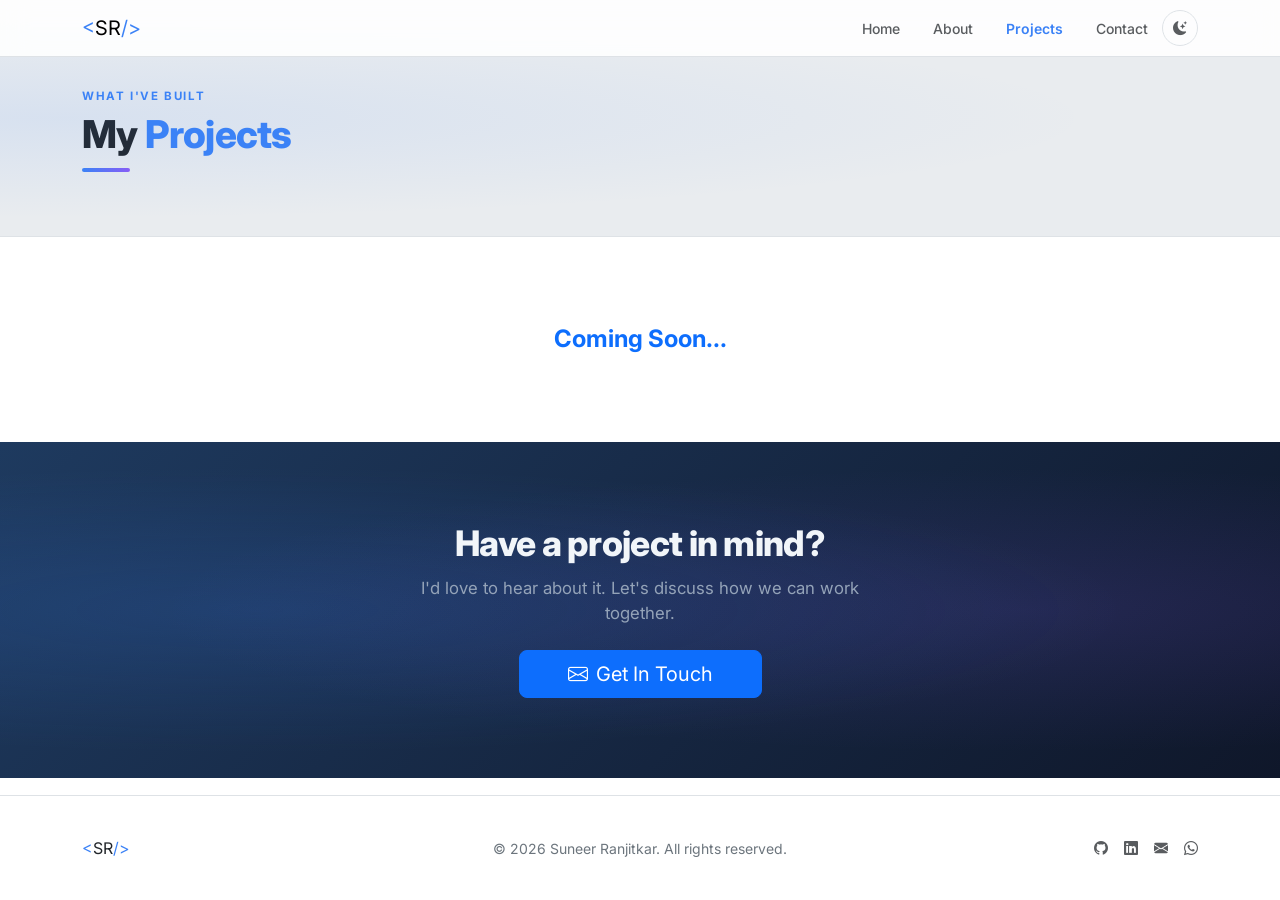
<file: projects.html>
<!DOCTYPE html>
<html lang="en" data-bs-theme="dark">
<head>
  <meta charset="UTF-8" />
  <meta name="viewport" content="width=device-width, initial-scale=1.0" />

  <!-- Prevent flash of unstyled theme -->
  <script>
    (function(){var t=localStorage.getItem('sr-theme')||
      (matchMedia('(prefers-color-scheme:dark)').matches?'dark':'light');
      document.documentElement.setAttribute('data-bs-theme',t);})();
  </script>

  <!-- Primary SEO -->
  <title>Projects — Suneer Ranjitkar</title>
  <meta name="description" content="Portfolio of projects by Suneer Ranjitkar — Aava HRIS, Exevision NHDOT/VTRANS, Nestle SFA, and more built with ASP.NET Core, Dapper, and SQL Server." />
  <meta name="author" content="Suneer Ranjitkar" />
  <meta name="theme-color" content="#0f172a" />
  <link rel="canonical" href="https://www.suneerranjitkar.com.np/projects.html" />

  <!-- Open Graph -->
  <meta property="og:type"        content="website" />
  <meta property="og:url"         content="https://www.suneerranjitkar.com.np/projects.html" />
  <meta property="og:title"       content="Projects — Suneer Ranjitkar" />
  <meta property="og:description" content="Portfolio of enterprise web applications built with ASP.NET Core, Dapper, SQL Server, and more." />
  <meta property="og:image"       content="https://www.suneerranjitkar.com.np/assets/img/og-image.svg" />
  <meta property="og:image:width"  content="1200" />
  <meta property="og:image:height" content="630" />
  <meta property="og:site_name"   content="Suneer Ranjitkar" />
  <meta property="og:locale"      content="en_US" />

  <!-- Twitter Card -->
  <meta name="twitter:card"        content="summary_large_image" />
  <meta name="twitter:title"       content="Projects — Suneer Ranjitkar" />
  <meta name="twitter:description" content="Portfolio of enterprise web applications built with ASP.NET Core, Dapper, SQL Server, and more." />
  <meta name="twitter:image"       content="https://www.suneerranjitkar.com.np/assets/img/og-image.svg" />

  <!-- Favicon -->
  <link rel="icon"             href="assets/img/favicon.svg" type="image/svg+xml" />
  <link rel="apple-touch-icon" href="assets/img/favicon.svg" />

  <!-- Fonts -->
  <link rel="preconnect" href="https://fonts.googleapis.com" />
  <link rel="preconnect" href="https://fonts.gstatic.com" crossorigin />
  <link href="https://fonts.googleapis.com/css2?family=Inter:wght@400;500;600;700;800;900&display=swap" rel="stylesheet" />

  <!-- Styles -->
  <link href="https://cdn.jsdelivr.net/npm/bootstrap@5.3.3/dist/css/bootstrap.min.css" rel="stylesheet" />
  <link href="https://cdn.jsdelivr.net/npm/bootstrap-icons@1.11.3/font/bootstrap-icons.min.css" rel="stylesheet" />
  <link href="assets/css/style.css" rel="stylesheet" />
</head>
<body>

  <a class="skip-nav" href="#main-content">Skip to main content</a>

  <!-- Navbar -->
  <nav class="navbar navbar-expand-lg fixed-top" aria-label="Main navigation">
    <div class="container">
      <a class="navbar-brand" href="index.html" aria-label="Suneer Ranjitkar — Home">
        <span class="brand-bracket" aria-hidden="true">&lt;</span>SR<span class="brand-bracket" aria-hidden="true">/&gt;</span>
      </a>
      <div class="d-flex align-items-center gap-2 order-lg-last">
        <button id="themeToggle" class="btn btn-sm btn-ghost-icon" aria-label="Toggle colour theme">
          <i class="bi bi-moon-stars-fill" aria-hidden="true"></i>
        </button>
        <button class="navbar-toggler border-0" type="button"
                data-bs-toggle="collapse" data-bs-target="#navbarNav"
                aria-controls="navbarNav" aria-expanded="false" aria-label="Toggle navigation">
          <span class="navbar-toggler-icon"></span>
        </button>
      </div>
      <div class="collapse navbar-collapse" id="navbarNav">
        <ul class="navbar-nav ms-auto gap-lg-1">
          <li class="nav-item"><a class="nav-link" href="index.html">Home</a></li>
          <li class="nav-item"><a class="nav-link" href="about.html">About</a></li>
          <li class="nav-item"><a class="nav-link" href="projects.html">Projects</a></li>
          <li class="nav-item"><a class="nav-link" href="contact.html">Contact</a></li>
        </ul>
      </div>
    </div>
  </nav>

  <main id="main-content">

    <!-- Page Hero -->
    <section class="page-hero" aria-label="Page header">
      <div class="container">
        <p class="section-label">What I've built</p>
        <h1 class="section-title">My <span>Projects</span></h1>
        <div class="section-divider left" aria-hidden="true"></div>
      </div>
    </section>

    <!-- Projects Grid -->
    <section class="section-pad" aria-label="Project portfolio">
      <div class="container">

        <!-- Filter Pills -->
        <!--<div class="d-flex flex-wrap gap-2 justify-content-center mb-5 animate-up"
             role="group" aria-label="Filter projects by technology">
          <button class="filter-pill active" data-filter="all">All</button>
          <button class="filter-pill" data-filter="asp.net">.NET / ASP.NET</button>
          <button class="filter-pill" data-filter="sql server">SQL Server</button>
          <button class="filter-pill" data-filter="dapper">Dapper</button>
          <button class="filter-pill" data-filter="rest api">REST API</button>
        </div>

        <div class="row g-4">

          <div class="col-lg-4 col-md-6 project-card-wrap animate-up"
               data-tags="asp.net core, dapper, sql server, rest api, multi-tenant">
            <article class="project-card h-100">
              <div class="project-img">
                <img src="assets/img/project-portfolio.svg" alt="Aava HRIS and MPH system"
                     width="800" height="450" loading="lazy"
                     onerror="this.style.display='none'" />
                <i class="bi bi-people-fill" aria-hidden="true"></i>
              </div>
              <div class="project-card-body">
                <div class="project-icon" aria-hidden="true"><i class="bi bi-people-fill"></i></div>
                <h2 class="project-title">Aava HRIS / MPH</h2>
                <p class="project-desc">
                  Enterprise HR Information System and Manpower Planning Hub for Aava Global Solutions.
                  Multi-tenant ASP.NET Core Web API with Dapper ORM, SQL Server, role-based access control,
                  and optimised stored procedures for high-volume HR data workflows.
                </p>
                <div class="project-tags">
                  <span class="badge">ASP.NET Core</span>
                  <span class="badge">Dapper</span>
                  <span class="badge">SQL Server</span>
                  <span class="badge">REST API</span>
                  <span class="badge">C#</span>
                </div>
              </div>
              <div class="project-card-footer">
                <span class="small text-secondary fst-italic">Enterprise — private codebase</span>
              </div>
            </article>
          </div>

          <div class="col-lg-4 col-md-6 project-card-wrap animate-up"
               data-tags="asp.net core, asp.net framework, sql server, javascript, ajax">
            <article class="project-card h-100">
              <div class="project-img">
                <img src="assets/img/project-taskapi.svg" alt="Exevision NHDOT and VTRANS system"
                     width="800" height="450" loading="lazy"
                     onerror="this.style.display='none'" />
                <i class="bi bi-map-fill" aria-hidden="true"></i>
              </div>
              <div class="project-card-body">
                <div class="project-icon" aria-hidden="true"><i class="bi bi-map-fill"></i></div>
                <h2 class="project-title">Exevision — NHDOT &amp; VTRANS</h2>
                <p class="project-desc">
                  Transportation management platforms for New Hampshire DOT and Vermont Agency of Digital
                  Services. Built with ASP.NET Core and ASP.NET Framework, AJAX-driven UI, and complex
                  SQL Server stored procedures handling infrastructure asset data.
                </p>
                <div class="project-tags">
                  <span class="badge">ASP.NET Core</span>
                  <span class="badge">ASP.NET Framework</span>
                  <span class="badge">SQL Server</span>
                  <span class="badge">JavaScript / AJAX</span>
                  <span class="badge">C#</span>
                </div>
              </div>
              <div class="project-card-footer">
                <span class="small text-secondary fst-italic">Enterprise — private codebase</span>
              </div>
            </article>
          </div>

          <div class="col-lg-4 col-md-6 project-card-wrap animate-up"
               data-tags="asp.net core, dapper, sql server, rest api">
            <article class="project-card h-100">
              <div class="project-img">
                <img src="assets/img/project-ecommerce.svg" alt="Nestle SFA system"
                     width="800" height="450" loading="lazy"
                     onerror="this.style.display='none'" />
                <i class="bi bi-box-seam-fill" aria-hidden="true"></i>
              </div>
              <div class="project-card-body">
                <div class="project-icon" aria-hidden="true"><i class="bi bi-box-seam-fill"></i></div>
                <h2 class="project-title">Nestlé SFA</h2>
                <p class="project-desc">
                  Sales Force Automation system for Nestlé. ASP.NET Core Web API backend with Dapper and
                  SQL Server supporting field-sales order entry, route management, and real-time sales
                  reporting for distribution teams.
                </p>
                <div class="project-tags">
                  <span class="badge">ASP.NET Core</span>
                  <span class="badge">Dapper</span>
                  <span class="badge">SQL Server</span>
                  <span class="badge">REST API</span>
                  <span class="badge">C#</span>
                </div>
              </div>
              <div class="project-card-footer">
                <span class="small text-secondary fst-italic">Enterprise — private codebase</span>
              </div>
            </article>
          </div>

        </div>-->
          <h4 class="fw-bold text-primary mb-0 text-center">Coming Soon...</h4>
      </div>
    </section>

    <!-- CTA Strip -->
    <section class="cta-strip" aria-label="Call to action">
      <div class="container text-center animate-up">
        <h2 class="cta-title">Have a project in mind?</h2>
        <p class="cta-sub mb-4">I'd love to hear about it. Let's discuss how we can work together.</p>
        <a href="contact.html" class="btn btn-primary btn-lg px-5">
          <i class="bi bi-envelope me-2" aria-hidden="true"></i>Get In Touch
        </a>
      </div>
    </section>

  </main>

  <!-- Footer -->
  <footer class="site-footer" aria-label="Site footer">
    <div class="container">
      <div class="row align-items-center g-3">
        <div class="col-md-4">
          <a href="index.html" class="navbar-brand text-decoration-none">
            <span class="brand-bracket" aria-hidden="true">&lt;</span>SR<span class="brand-bracket" aria-hidden="true">/&gt;</span>
          </a>
        </div>
        <div class="col-md-4 text-center">
          <p class="mb-0 small text-secondary">
            &copy; <time datetime="2026">2026</time> Suneer Ranjitkar. All rights reserved.
          </p>
        </div>
        <div class="col-md-4 text-md-end d-flex justify-content-md-end gap-3">
          <a href="https://github.com/IamSuneer" target="_blank" rel="noopener noreferrer"
             class="footer-link" aria-label="GitHub profile">
            <i class="bi bi-github" aria-hidden="true"></i>
          </a>
          <a href="https://www.linkedin.com/in/suneer-ranjitkar-308bb11a0" target="_blank" rel="noopener noreferrer"
             class="footer-link" aria-label="LinkedIn profile">
            <i class="bi bi-linkedin" aria-hidden="true"></i>
          </a>
          <a href="mailto:suneer.netser@gmail.com" class="footer-link" aria-label="Send email">
            <i class="bi bi-envelope-fill" aria-hidden="true"></i>
          </a>
          <a href="https://wa.me/message/AG5Q2NHK72R3A1" target="_blank" rel="noopener noreferrer"
             class="footer-link" aria-label="WhatsApp">
            <i class="bi bi-whatsapp" aria-hidden="true"></i>
          </a>
        </div>
      </div>
    </div>
  </footer>

  <script src="https://cdn.jsdelivr.net/npm/bootstrap@5.3.3/dist/js/bootstrap.bundle.min.js"></script>
  <script src="assets/js/main.js"></script>
</body>
</html>
</file>
<file: assets/css/style.css>
/* ============================================================
   Suneer Ranjitkar — Portfolio  |  assets/css/style.css
   ============================================================ */

/* ---- Google Font ---- */
@import url('https://fonts.googleapis.com/css2?family=Inter:wght@300;400;500;600;700;800;900&display=swap');

/* ---- Base ---- */
*, *::before, *::after { box-sizing: border-box; }

html { scroll-behavior: smooth; }

body {
    font-family: 'Inter', system-ui, -apple-system, sans-serif;
    min-height: 100vh;
    display: flex;
    flex-direction: column;
    -webkit-font-smoothing: antialiased;
}

main { flex: 1; }

img { max-width: 100%; }

/* ============================================================
   BRAND
   ============================================================ */
.brand-logo {
    font-weight: 800;
    font-size: 1.35rem;
    letter-spacing: -.5px;
    text-decoration: none !important;
    color: var(--bs-body-color) !important;
}

.brand-bracket { color: #3b82f6; }

/* ============================================================
   NAVBAR
   ============================================================ */
.navbar {
    backdrop-filter: blur(14px);
    -webkit-backdrop-filter: blur(14px);
    background: rgba(var(--bs-body-bg-rgb), .88) !important;
    border-bottom: 1px solid var(--bs-border-color);
    transition: box-shadow .3s ease;
}

.navbar.scrolled {
    box-shadow: 0 4px 24px rgba(0, 0, 0, .18);
}

.navbar .nav-link {
    font-size: .875rem;
    font-weight: 500;
    color: var(--bs-secondary-color) !important;
    padding: .45rem .9rem !important;
    border-radius: .5rem;
    transition: color .15s, background .15s;
}

.navbar .nav-link:hover {
    color: var(--bs-body-color) !important;
    background: var(--bs-secondary-bg);
}

.navbar .nav-link.active {
    color: #3b82f6 !important;
    font-weight: 600;
}

.btn-ghost-icon {
    width: 36px;
    height: 36px;
    padding: 0;
    border-radius: 50% !important;
    border: 1px solid var(--bs-border-color);
    background: transparent;
    color: var(--bs-secondary-color);
    display: inline-flex;
    align-items: center;
    justify-content: center;
    flex-shrink: 0;
    transition: background .15s, color .15s, border-color .15s;
}

.btn-ghost-icon:hover {
    background: var(--bs-secondary-bg);
    color: var(--bs-body-color);
    border-color: var(--bs-border-color);
}

#themeToggle {
    width: 36px;
    height: 36px;
    padding: 0;
    border-radius: 50% !important;
    display: flex;
    align-items: center;
    justify-content: center;
    flex-shrink: 0;
}

/* ============================================================
   SECTION HELPERS
   ============================================================ */
.section-pad    { padding: 5.5rem 0; }
.section-pad-sm { padding: 3rem 0; }

.section-label {
    display: block;
    font-size: .72rem;
    font-weight: 700;
    letter-spacing: .14em;
    text-transform: uppercase;
    color: #3b82f6;
    margin-bottom: .4rem;
}

.section-title {
    font-size: clamp(1.75rem, 4vw, 2.4rem);
    font-weight: 800;
    line-height: 1.15;
    letter-spacing: -.02em;
    margin-bottom: .75rem;
}

.section-title span { color: #3b82f6; }

.section-divider {
    width: 48px;
    height: 4px;
    background: linear-gradient(90deg, #3b82f6, #8b5cf6);
    border-radius: 2px;
    margin: 0 auto 1.5rem;
}

.section-divider.left { margin-left: 0; }

.text-gradient {
    background: linear-gradient(90deg, #3b82f6, #8b5cf6);
    -webkit-background-clip: text;
    -webkit-text-fill-color: transparent;
    background-clip: text;
}

/* ============================================================
   HERO
   ============================================================ */
.hero-section {
    min-height: 100vh;
    display: flex;
    align-items: center;
    position: relative;
    overflow: hidden;
    padding: 6rem 0 4rem;
}

[data-bs-theme="dark"] .hero-section {
    background: linear-gradient(135deg, #060c18 0%, #0c1829 55%, #060c18 100%);
}

[data-bs-theme="light"] .hero-section {
    background: linear-gradient(135deg, #f0f6ff 0%, #e8effe 55%, #f4f0ff 100%);
}

.hero-section::before {
    content: '';
    position: absolute;
    inset: 0;
    background:
        radial-gradient(ellipse at 15% 40%, rgba(59,130,246,.14) 0%, transparent 55%),
        radial-gradient(ellipse at 85% 65%, rgba(139,92,246,.11) 0%, transparent 55%);
    pointer-events: none;
}

.hero-greeting {
    font-size: 1rem;
    font-weight: 600;
    color: #3b82f6;
    margin-bottom: .5rem;
}

.hero-name {
    font-size: clamp(2.6rem, 7vw, 4.8rem);
    font-weight: 900;
    line-height: 1.04;
    letter-spacing: -.035em;
    margin-bottom: .4rem;
}

[data-bs-theme="dark"] .hero-name { color: #f1f5f9; }
[data-bs-theme="light"] .hero-name { color: #0f172a; }

.hero-title {
    font-size: clamp(1.05rem, 2.5vw, 1.45rem);
    font-weight: 600;
    background: linear-gradient(90deg, #3b82f6, #8b5cf6);
    -webkit-background-clip: text;
    -webkit-text-fill-color: transparent;
    background-clip: text;
    margin-bottom: 1.25rem;
    min-height: 2em;
}

.cursor-blink {
    display: inline-block;
    width: 2px;
    background: linear-gradient(180deg, #3b82f6, #8b5cf6);
    -webkit-text-fill-color: transparent;
    animation: blink .85s step-end infinite;
    margin-left: 2px;
    vertical-align: text-bottom;
}

@keyframes blink {
    0%, 100% { opacity: 1; }
    50%       { opacity: 0; }
}

.hero-bio {
    font-size: 1.05rem;
    line-height: 1.75;
    max-width: 520px;
    margin-bottom: 1.5rem;
    color: var(--bs-secondary-color);
}

.hero-badges {
    display: flex;
    flex-wrap: wrap;
    gap: .45rem;
    margin-bottom: 2rem;
}

.hero-badge {
    display: inline-flex;
    align-items: center;
    gap: .3rem;
    padding: .3rem .85rem;
    border-radius: 2rem;
    font-size: .77rem;
    font-weight: 600;
    border: 1px solid rgba(59,130,246,.3);
}

[data-bs-theme="dark"] .hero-badge {
    background: rgba(59,130,246,.1);
    color: #93c5fd;
}

[data-bs-theme="light"] .hero-badge {
    background: rgba(59,130,246,.08);
    color: #1d4ed8;
}

/* Avatar */
.hero-avatar-wrap {
    position: relative;
    width: 210px;
    height: 210px;
    display: flex;
    align-items: center;
    justify-content: center;
}

.hero-avatar {
    width: 190px;
    height: 190px;
    border-radius: 50%;
    border: 3px solid rgba(59,130,246,.45);
    box-shadow: 0 0 0 12px rgba(59,130,246,.07), 0 24px 64px rgba(0,0,0,.3);
    background: linear-gradient(135deg, #1e3a5f, #0f172a);
    display: flex;
    align-items: center;
    justify-content: center;
    overflow: hidden;
    position: relative;
    z-index: 1;
    font-size: 3.2rem;
    font-weight: 900;
    letter-spacing: -.06em;
    color: rgba(147,197,253,.75);
    user-select: none;
}

/* Photo overlays initials when it loads; hidden initials show on error */
.hero-avatar img {
    position: absolute;
    inset: 0;
    width: 100%;
    height: 100%;
    object-fit: cover;
    border-radius: 50%;
    z-index: 2;
}

.hero-avatar span { position: relative; z-index: 1; }

.hero-avatar-ring {
    position: absolute;
    inset: -8px;
    border-radius: 50%;
    border: 2px solid transparent;
    border-top-color: rgba(59,130,246,.65);
    border-right-color: rgba(139,92,246,.45);
    animation: ring-spin 5s linear infinite;
    pointer-events: none;
}

@keyframes ring-spin {
    to { transform: rotate(360deg); }
}

/* Scroll indicator */
.scroll-cue {
    position: absolute;
    bottom: 2rem;
    left: 50%;
    transform: translateX(-50%);
    color: var(--bs-secondary-color);
    opacity: .45;
    font-size: .9rem;
    text-decoration: none;
    animation: bob 2.4s ease infinite;
}

@keyframes bob {
    0%, 100% { transform: translateX(-50%) translateY(0); }
    50%       { transform: translateX(-50%) translateY(8px); }
}

/* ============================================================
   PAGE HERO (inner pages)
   ============================================================ */
.page-hero {
    padding: 5.5rem 0 2.5rem; /* top clears the fixed navbar (~60px) */
    border-bottom: 1px solid var(--bs-border-color);
    position: relative;
    overflow: hidden;
}

[data-bs-theme="dark"] .page-hero { background: #060c18; }
[data-bs-theme="light"] .page-hero { background: var(--bs-secondary-bg); }

.page-hero::before {
    content: '';
    position: absolute;
    inset: 0;
    background: radial-gradient(ellipse at 5% 50%, rgba(59,130,246,.1) 0%, transparent 60%);
    pointer-events: none;
}

/* ============================================================
   SKILLS
   ============================================================ */
.skill-item { margin-bottom: 1.2rem; }

.skill-header {
    display: flex;
    justify-content: space-between;
    align-items: center;
    margin-bottom: .4rem;
}

.skill-name { font-weight: 600; font-size: .9rem; }

.skill-pct {
    font-size: .78rem;
    font-weight: 600;
    color: var(--bs-secondary-color);
}

.skill-track {
    height: 7px;
    background: var(--bs-secondary-bg);
    border-radius: 4px;
    overflow: hidden;
}

.skill-fill {
    height: 100%;
    border-radius: 4px;
    background: linear-gradient(90deg, #3b82f6, #8b5cf6);
    width: 0;
    transition: width 1.3s cubic-bezier(.4, 0, .2, 1);
}

/* ============================================================
   TIMELINE
   ============================================================ */
.timeline { position: relative; }

.timeline::before {
    content: '';
    position: absolute;
    left: 20px;
    top: 8px;
    bottom: 0;
    width: 2px;
    background: linear-gradient(to bottom, #3b82f6, #8b5cf6, transparent);
    border-radius: 2px;
}

.timeline-item {
    position: relative;
    padding-left: 58px;
    margin-bottom: 1.75rem;
}

.timeline-dot {
    position: absolute;
    left: 11px;
    top: 6px;
    width: 20px;
    height: 20px;
    border-radius: 50%;
    background: #3b82f6;
    border: 3px solid;
    box-shadow: 0 0 0 4px rgba(59,130,246,.2);
    z-index: 1;
}

[data-bs-theme="dark"] .timeline-dot { border-color: #060c18; }
[data-bs-theme="light"] .timeline-dot { border-color: #f0f6ff; }

.timeline-card {
    border-radius: .875rem;
    padding: 1.25rem 1.5rem;
    border: 1px solid var(--bs-border-color);
    background: var(--bs-card-bg, var(--bs-body-bg));
    transition: box-shadow .2s, border-color .2s;
}

.timeline-card:hover {
    box-shadow: 0 6px 28px rgba(0,0,0,.08);
    border-color: rgba(59,130,246,.35);
}

.timeline-date {
    font-size: .72rem;
    font-weight: 700;
    color: #3b82f6;
    letter-spacing: .07em;
    text-transform: uppercase;
    margin-bottom: .25rem;
}

.timeline-role {
    font-weight: 700;
    font-size: 1.05rem;
    margin-bottom: .15rem;
    color: var(--bs-body-color);
}

.timeline-company {
    font-size: .88rem;
    color: var(--bs-secondary-color);
    margin-bottom: .6rem;
}

/* ============================================================
   PROJECT CARDS
   ============================================================ */
.project-card {
    border-radius: 1rem;
    overflow: hidden;
    border: 1px solid var(--bs-border-color);
    background: var(--bs-card-bg, var(--bs-body-bg));
    transition: transform .25s ease, box-shadow .25s ease, border-color .25s ease;
    height: 100%;
    display: flex;
    flex-direction: column;
}

.project-card:hover {
    transform: translateY(-6px);
    box-shadow: 0 20px 48px rgba(0,0,0,.18);
    border-color: rgba(59,130,246,.5);
}

.project-img {
    height: 190px;
    background: linear-gradient(135deg, #1a3050 0%, #0e1e30 100%);
    display: flex;
    align-items: center;
    justify-content: center;
    color: rgba(59,130,246,.35);
    font-size: 3rem;
    overflow: hidden;
    flex-shrink: 0;
    position: relative;
}

/* Photo covers the fallback icon when it loads successfully */
.project-img img {
    position: absolute;
    inset: 0;
    width: 100%;
    height: 100%;
    object-fit: cover;
    z-index: 1;
}

.project-img i { position: relative; z-index: 0; }

.project-body,
.project-card-body {
    padding: 1.4rem 1.5rem;
    flex: 1;
    display: flex;
    flex-direction: column;
}

.project-icon {
    width: 44px;
    height: 44px;
    border-radius: .75rem;
    background: rgba(59,130,246,.12);
    color: #3b82f6;
    display: flex;
    align-items: center;
    justify-content: center;
    font-size: 1.25rem;
    margin-bottom: .9rem;
    flex-shrink: 0;
}

.project-title {
    font-size: 1.05rem;
    font-weight: 700;
    margin-bottom: .5rem;
    color: var(--bs-body-color);
}

.project-desc {
    font-size: .875rem;
    line-height: 1.65;
    color: var(--bs-secondary-color);
    margin-bottom: 1rem;
    flex: 1;
}

.tech-badges,
.project-tags { margin-bottom: 1rem; }

.tech-badge,
.project-tags .badge {
    display: inline-block;
    font-size: .68rem;
    font-weight: 600;
    padding: .2rem .55rem;
    border-radius: 2rem;
    background: rgba(59,130,246,.1);
    color: #3b82f6;
    border: 1px solid rgba(59,130,246,.2);
    margin: 0 .15rem .2rem 0;
}

[data-bs-theme="dark"] .tech-badge,
[data-bs-theme="dark"] .project-tags .badge {
    background: rgba(59,130,246,.12);
    color: #93c5fd;
    border-color: rgba(59,130,246,.28);
}

.project-links,
.project-card-footer {
    display: flex;
    align-items: center;
    gap: .5rem;
    padding: .85rem 1.5rem 1.25rem;
    border-top: 1px solid var(--bs-border-color);
    margin-top: auto;
}

.project-link {
    font-size: .8rem;
    font-weight: 600;
    text-decoration: none;
    display: inline-flex;
    align-items: center;
    gap: .3rem;
    padding: .3rem .7rem;
    border-radius: .5rem;
    transition: background .15s, color .15s;
    color: var(--bs-secondary-color);
}

.project-link:hover {
    background: var(--bs-secondary-bg);
    color: var(--bs-body-color);
}

.project-link-primary { color: #3b82f6 !important; }
.project-link-primary:hover { background: rgba(59,130,246,.1) !important; }

/* ============================================================
   FILTER PILLS
   ============================================================ */
.filter-pills {
    display: flex;
    flex-wrap: wrap;
    gap: .5rem;
    margin-bottom: 2.5rem;
}

.filter-pill {
    padding: .4rem 1.15rem;
    border-radius: 2rem;
    font-size: .82rem;
    font-weight: 600;
    cursor: pointer;
    border: 1.5px solid var(--bs-border-color);
    background: transparent;
    color: var(--bs-secondary-color);
    transition: all .15s;
    line-height: 1;
}

.filter-pill:hover {
    border-color: #3b82f6;
    color: #3b82f6;
}

.filter-pill.active {
    background: #3b82f6;
    border-color: #3b82f6;
    color: #fff;
    box-shadow: 0 4px 14px rgba(59,130,246,.3);
}

/* ============================================================
   CONTACT
   ============================================================ */
.contact-icon {
    width: 46px;
    height: 46px;
    border-radius: .875rem;
    display: flex;
    align-items: center;
    justify-content: center;
    font-size: 1.1rem;
    flex-shrink: 0;
    background: rgba(59,130,246,.1);
    color: #3b82f6;
}

.contact-info-list { margin-bottom: 1.5rem; }

.contact-info-item {
    display: flex;
    align-items: center;
    gap: 1rem;
    margin-bottom: 1.5rem;
}

.contact-info-icon {
    width: 46px;
    height: 46px;
    border-radius: .875rem;
    background: rgba(59,130,246,.1);
    color: #3b82f6;
    display: flex;
    align-items: center;
    justify-content: center;
    font-size: 1.1rem;
    flex-shrink: 0;
}

.contact-info-label {
    font-size: .72rem;
    font-weight: 700;
    letter-spacing: .08em;
    text-transform: uppercase;
    color: var(--bs-secondary-color);
    margin-bottom: .1rem;
}

.contact-info-value {
    font-size: .95rem;
    font-weight: 500;
    color: var(--bs-body-color);
    text-decoration: none;
}

a.contact-info-value:hover { color: #3b82f6; }

.contact-form-card {
    padding: 2rem 2.25rem;
    border-radius: 1rem;
    border: 1px solid var(--bs-border-color);
    background: var(--bs-card-bg, var(--bs-body-bg));
}

[data-bs-theme="dark"] .contact-form-card {
    background: #0c1526;
    border-color: #1a2a3d;
}

/* ============================================================
   CTA STRIP
   ============================================================ */
.cta-strip {
    padding: 5rem 0;
    background: linear-gradient(135deg, #1e3a5f 0%, #0f172a 100%);
    position: relative;
    overflow: hidden;
}

.cta-title {
    font-size: clamp(1.6rem, 4vw, 2.2rem);
    font-weight: 800;
    letter-spacing: -.02em;
    color: #f1f5f9;
    margin-bottom: .75rem;
}

.cta-sub {
    font-size: 1.05rem;
    color: #94a3b8;
    max-width: 480px;
    margin: 0 auto;
}

.cta-strip::before {
    content: '';
    position: absolute;
    inset: 0;
    background:
        radial-gradient(ellipse at 20% 50%, rgba(59,130,246,.18) 0%, transparent 60%),
        radial-gradient(ellipse at 80% 50%, rgba(139,92,246,.14) 0%, transparent 60%);
    pointer-events: none;
}

.cta-strip > * { position: relative; }

/* ============================================================
   FOOTER
   ============================================================ */
.site-footer {
    border-top: 1px solid var(--bs-border-color);
    padding: 2.5rem 0;
}

.footer-link {
    color: var(--bs-secondary-color);
    text-decoration: none;
    font-size: .875rem;
    transition: color .15s;
    display: inline-flex;
    align-items: center;
}

.footer-link:hover { color: #3b82f6; }

/* ============================================================
   SCROLL ANIMATIONS
   ============================================================ */
.animate-up {
    opacity: 0;
    transform: translateY(22px);
    transition: opacity .6s ease, transform .6s ease;
}

.animate-up.visible {
    opacity: 1;
    transform: none;
}

.animate-up:nth-child(1)  { transition-delay: 0s; }
.animate-up:nth-child(2)  { transition-delay: .08s; }
.animate-up:nth-child(3)  { transition-delay: .16s; }
.animate-up:nth-child(4)  { transition-delay: .24s; }
.animate-up:nth-child(5)  { transition-delay: .32s; }
.animate-up:nth-child(6)  { transition-delay: .40s; }

/* ============================================================
   DARK MODE SPECIFIC OVERRIDES
   ============================================================ */
[data-bs-theme="dark"] .navbar {
    background: rgba(6, 10, 22, .88) !important;
}

[data-bs-theme="dark"] .timeline-card,
[data-bs-theme="dark"] .project-card {
    background: #0c1526;
    border-color: #1a2a3d;
}

[data-bs-theme="dark"] .timeline-card:hover,
[data-bs-theme="dark"] .project-card:hover {
    border-color: rgba(59,130,246,.45);
}

[data-bs-theme="dark"] .skill-track { background: #1a2a3d; }

[data-bs-theme="dark"] .filter-pill { border-color: #1a2a3d; }

/* ============================================================
   RESPONSIVE
   ============================================================ */
@media (max-width: 991.98px) {
    .hero-avatar-wrap { margin-top: 2.5rem; width: 170px !important; height: 170px !important; }
    .hero-avatar { width: 152px !important; height: 152px !important; font-size: 2.5rem !important; }
    .section-pad { padding: 4rem 0; }
}

@media (max-width: 767.98px) {
    .contact-form-card { padding: 1.5rem 1.25rem; }
}

@media (max-width: 575.98px) {
    .hero-name { font-size: 2.4rem; }
    .section-pad { padding: 3rem 0; }
    .page-hero { padding: 5rem 0 2rem; }
    .timeline::before { left: 14px; }
    .timeline-item { padding-left: 44px; }
    .timeline-dot { left: 5px; }
    .cta-strip { padding: 3.5rem 0; }
}

/* ============================================================
   UTILITIES — replacing inline styles
   ============================================================ */

/* Section with alternate background (replaces style="background:var(--bs-secondary-bg)") */
.section-alt { background: var(--bs-secondary-bg); }

/* Tiny icon dot (replaces style="font-size:.5rem") */
.dot-xs { font-size: .45rem !important; vertical-align: middle; }

/* Wide letter-spacing label (replaces style="letter-spacing:.08em") */
.ls-wide { letter-spacing: .08em; }

/* Purple timeline dot (replaces style="background:#8b5cf6") */
.timeline-dot--purple {
    background: #8b5cf6 !important;
    box-shadow: 0 0 0 4px rgba(139,92,246,.2);
}

[data-bs-theme="light"] .timeline-dot--purple { border-color: #f0f6ff; }

/* Smaller avatar variant for About page profile column */
.hero-avatar-wrap.avatar-sm {
    width: 160px;
    height: 160px;
}
.hero-avatar-wrap.avatar-sm .hero-avatar-ring {
    width: 160px;
    height: 160px;
    inset: unset;
}
.hero-avatar-wrap.avatar-sm .hero-avatar {
    width: 140px;
    height: 140px;
    font-size: 2.5rem;
}

/* Transparent list-group items (replaces style="background:transparent") */
.list-group-item.item-transparent { background: transparent !important; }

/* ============================================================
   404 PAGE
   ============================================================ */
.error-section {
    min-height: 100vh;
    display: flex;
    align-items: center;
    padding: 7rem 0 4rem;
    position: relative;
}

[data-bs-theme="dark"] .error-section {
    background: linear-gradient(135deg, #060c18 0%, #0c1829 100%);
}
[data-bs-theme="light"] .error-section {
    background: linear-gradient(135deg, #f0f6ff 0%, #e8effe 100%);
}

.error-code {
    font-size: clamp(7rem, 20vw, 14rem);
    font-weight: 900;
    line-height: 1;
    letter-spacing: -.05em;
    background: linear-gradient(135deg, #3b82f6, #8b5cf6);
    -webkit-background-clip: text;
    -webkit-text-fill-color: transparent;
    background-clip: text;
    margin-bottom: 1rem;
    user-select: none;
}

.error-title {
    font-size: clamp(1.5rem, 4vw, 2.4rem);
    font-weight: 800;
    letter-spacing: -.02em;
    margin-bottom: .75rem;
}

.error-desc {
    font-size: 1.05rem;
    color: var(--bs-secondary-color);
    line-height: 1.7;
    max-width: 480px;
    margin: 0 auto 1.5rem;
}

/* ============================================================
   SEMANTIC / ACCESSIBILITY
   ============================================================ */
main { display: block; } /* IE11 fix */

address { font-style: normal; } /* Reset browser italic on <address> */

/* Skip to content link (keyboard accessibility) */
.skip-nav {
    position: absolute;
    top: -100%;
    left: 1rem;
    z-index: 9999;
    padding: .5rem 1rem;
    background: #3b82f6;
    color: #fff;
    border-radius: 0 0 .5rem .5rem;
    font-weight: 600;
    font-size: .875rem;
    text-decoration: none;
    transition: top .15s;
}
.skip-nav:focus { top: 0; }
</file>
